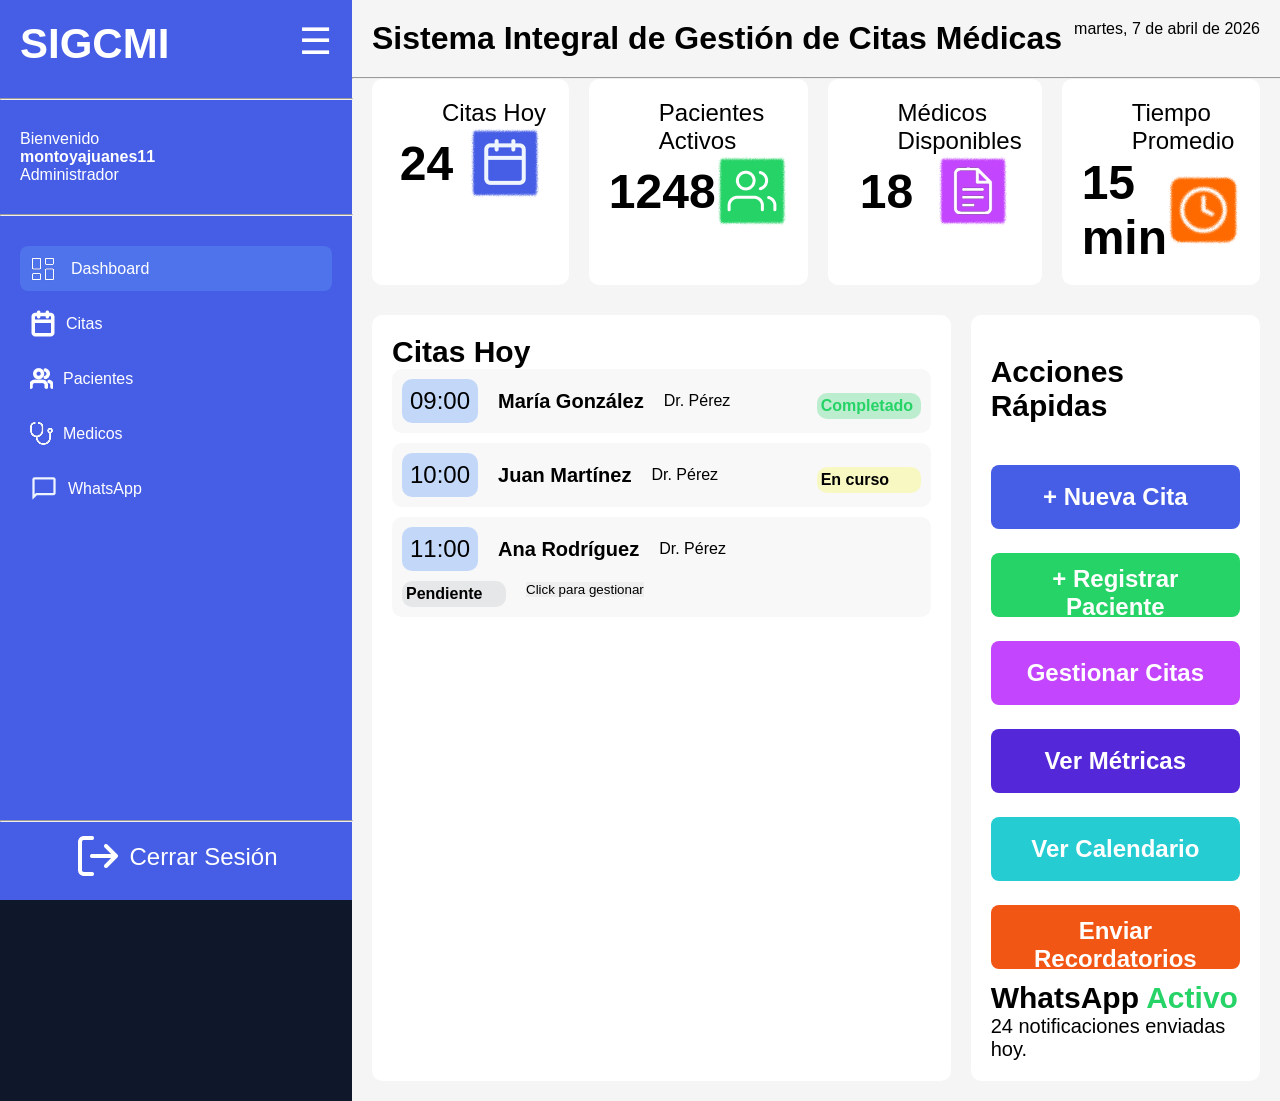
<file: frontend/admin/dashboardADMIN.html>
<!DOCTYPE html>
<html lang="es">

<head>
    <meta charset="UTF-8">
    <meta name="viewport" content="width=device-width, initial-scale=1.0">
    <title>SIGCMI</title>
    <link rel="stylesheet" href="../styles/dashboardADMIN.css">
</head>

<body>

    <div class="container">

        <!-- ========================SIDEBAR======================== -->
        <aside class="sidebar" id="sidebar" aria-label="Menú lateral de navegación">

            <div class="logo">
                <span class="logo-text">SIGCMI</span>

                <button id="toggleBtn" aria-label="Abrir o cerrar menú">
                    ☰
                </button>
            </div>

            <hr class="line-1" aria-hidden="true">

            <div class="user" aria-label="Información del usuario">
                <p aria-label="Bienvenido">Bienvenido</p>
                <h4>montoyajuanes11</h4>
                <span>Administrador</span>
            </div>

            <hr class="line-2" aria-hidden="true">

            <nav aria-label="Opciones principales">
                <a href="#" class="dashboard preActive nav-link" id="dashboard" aria-label="Ir al Dashboard"
                    data-view="dashboardADMIN">
                    <img alt src="../imgSIGCMI/img/CDCFerriere-removebg-preview (1) 36.png" class="ferriere"
                        alt="Icono Dashboard">
                    <div class="nav-item">Dashboard</div>
                </a>

                <a href="#" class="nav-link" id="appointmentsDash" aria-label="Ir a Citas"
                    data-view="appointmentsADMIN">
                    <img src="../imgSIGCMI/img/Calendar.png" alt="Icono Citas">
                    <div class="nav-item">Citas</div>
                </a>

                <a href="#" class="nav-link" id="pacientsDashboard" aria-label="Ir a Pacientes"
                    data-view="pacientsADMIN">
                    <img src="../imgSIGCMI/img/Users.png" alt="Icono Pacientes">
                    <div class="nav-item">Pacientes</div>
                </a>

                <a href="#" class="nav-link" id="doctorsDashboard" aria-label="Ir a Médicos" data-view="medicsADMIN">
                    <img src="../imgSIGCMI/img/image_86.png" alt="Icono Médicos">
                    <div class="nav-item">Medicos</div>
                </a>

                <a href="#" aria-label="Ir a WhatsApp" class="nav-link" data-view="whatsappADMIN">
                    <img src="../imgSIGCMI/img/chat_bubble.png" alt="Icono WhatsApp">
                    <div class="nav-item">WhatsApp</div>
                </a>
            </nav>

            <hr class="line-3" aria-hidden="true">

            <div class="logout" role="button" tabindex="0" aria-label="Cerrar sesión">
                <img src="../imgSIGCMI/img/Logout.png" class="log-out" alt="Icono cerrar sesión">
                <span class="sesionlogout">Cerrar Sesión</span>
            </div>
        </aside>

        <!-- ========================MAIN======================== -->
        <main class="main">
            <header class="header">
                <h1 aria-label="Sistema Integral de Gestión de Citas Médicas ">Sistema Integral de Gestión de Citas
                    Médicas</h1>
                <span aria-label="martes, 7 de abril de 2026">martes, 7 de abril de 2026</span>
            </header>
            <hr>
            <section id="dashboardADMIN" class="view active">


                <!-- ========================CARDS======================== -->
                <section class="cards">
                    <div class="card">
                        <p aria-label="Cistas de Hoy">Citas Hoy</p>
                        <div>
                            <h2>24</h2>
                            <img src="../imgSIGCMI/img/blueCalendar.png" alt="Imagen de Calendario">
                        </div>
                    </div>
                    <div class="card">
                        <p aria-label="Pacientes Activos">Pacientes Activos</p>
                        <div>
                            <h2>1248</h2>
                            <img src="../imgSIGCMI/img/usderGreen.png" alt="Imagen de Pacientes Activos">
                        </div>
                    </div>
                    <div class="card">
                        <p>Médicos Disponibles</p>
                        <div>
                            <h2>18</h2>
                            <img src="../imgSIGCMI/img/historyUser.png" alt="Imagen de Historias de Usuario">
                        </div>
                    </div>
                    <div class="card">
                        <p>Tiempo Promedio</p>
                        <div>
                            <h2>15 min</h2>
                            <img src="../imgSIGCMI/img/clockUserADMIN.png" alt="Imagen de timpo promedio de consulta">
                        </div>
                    </div>
                </section>

                <!-- CONTENIDO -->
                <section class="content">

                    <!-- ========================APPOINMENTS======================== -->
                    <div class="appointments">
                        <h3>Citas Hoy</h3>

                        <div class="appointment">
                            <div class="left">
                                <span class="hour">09:00</span>
                                <h4>María González</h4>
                                <p><span>Dr.</span> Pérez</p>
                            </div>

                            <div class="right">
                                <span class="state greenState">Completado</span>
                            </div>
                        </div>

                        <div class="appointment">
                            <div class="left">
                                <span class="hour">10:00</span>
                                <h4>Juan Martínez</h4>
                                <p><span>Dr.</span> Pérez</p>
                            </div>
                            <div class="right">
                                <span class="state yellowState">En curso</span>
                            </div>
                        </div>

                        <div class="appointment">
                            <div class="left">
                                <span class="hour">11:00</span>
                                <h4>Ana Rodríguez</h4>
                                <p><span>Dr.</span> Pérez</p>
                            </div>
                            <div class="right">
                                <span class="state greyState">Pendiente</span>
                                <button class="btnManageAppointment" onclick="openModal()">Click para gestionar</button>
                            </div>
                        </div>

                    </div>

                    <!-- ========================ACTIONS======================== -->
                    <div class="actions">
                        <h3>Acciones Rápidas</h3>
                        <button class="btnActions btnActionBlue" id="openModalSheduleA"
                            data-open-modal="modalSheduleA">+ Nueva Cita</button>
                        <button class="btnActions btnActionGreen">+ Registrar Paciente</button>
                        <button class="btnActions btnActionPurple">Gestionar Citas</button>
                        <button class="btnActions btnActionDark">Ver Métricas</button>
                        <button class="btnActions btnActionCyan">Ver Calendario</button>
                        <button class="btnActions btnActionOrange">Enviar Recordatorios</button>
                        <div class="whatsAppNoti">
                            <h2>WhatsApp <span>Activo</span></h2>
                            <p><span>24 </span>notificaciones enviadas hoy.</p>
                        </div>
                    </div>

                </section>




            </section>

            <!-- =================================MODAL MANAGE APPOINMENT================================= -->
            <div class="modal" id="modal">

                <!-- Modal container -->
                <div class="modal-content">

                    <!-- HEADER -->
                    <div class="modal-header">
                        <h2>Gestionar Cita</h2>
                        <span class="close" id="closeModal">X</span>
                    </div>

                    <!-- BODY -->
                    <div class="modal-body">

                        <div class="row">
                            <span>Paciente:</span>
                            <strong>Ana Rodríguez</strong>
                        </div>

                        <div class="row">
                            <span>Médico:</span>
                            <strong>Dr. Pérez</strong>
                        </div>

                        <div class="row">
                            <span>Hora:</span>
                            <strong>09:00</strong>
                        </div>



                        <!-- BUTTONS -->
                        <button type="button" class="btn btn-blue" onclick="openRepro()">Reprogramar Cita</button>
                        <button class="btn btn-red btnCancel btnEstado" id="btnCancel">Cancelar Cita</button>

                    </div>
                </div>
            </div>

            <!-- MODAL REPROGRAMING -->
            <div class="modal" id="modalRepro">

                <div class="modal-content">

                    <!-- HEADER -->
                    <div class="modal-header">
                        <h2>Reprogramar Cita</h2>
                        <span class="close" id="closeRepro">X</span>
                    </div>

                    <!-- BODY -->
                    <div class="modal-body">

                        <div class="row">
                            <span>Paciente:</span>
                            <strong>María González</strong>
                        </div>

                        <div class="row">
                            <span>Médico:</span>
                            <strong>Dr. Pérez</strong>
                        </div>

                        <div class="row">
                            <span>Hora:</span>
                            <strong>09:00</strong>
                        </div>



                        <!-- INPUT DATE -->
                        <label class="dateRepro">Nueva Fecha*</label>
                        <input type="date" id="dateRepro" class="input" required>

                        <!-- INPUT HOUR -->
                        <label class="timeRepro">Nueva Hora*</label>
                        <input type="time" id="timeRepro" class="input" required>

                        <!-- BUTTONS -->
                        <div class="btn-group">
                            <button class="btn btn-blue" onclick="saveChanges()">Guardar Cambios</button>
                            <button class="btn btn-gray" id="cancelRepro">Cancelar</button>
                        </div>

                    </div>
                </div>
            </div>

            <!--SHOW MESSAGE SAVE WITH EXIT-->
            <div id="mesaggeSaveChanges" class="mesaggeSaveChanges">Cambios guardados con éxito.</div>

            <!--It displays an error if the date and time inputs are empty. -->
            <p id="errorMessageRepro" class="errorMessageRepro"></p>


            <!--MODAL SHEDULE APPOINMENT-->
            <div id="modalSheduleA" class="modalSheduleA">
                <div class="modalSheduleA-content">

                    <div class="modalSheduleA-header">
                        <h2>Nueva Cita</h2>
                        <span data-close-modal="modalSheduleA">X</span>
                    </div>
                    <hr class="lineModalSheduleA">
                    <form id="formCita">

                        <label class="data">Paciente:</label>
                        <select id="pacienteModalSheduleA" required>
                            <option value="">Seleccionar</option>
                            <option>Juan</option>
                            <option>Maria</option>
                        </select>

                        <label class="data">Médico:</label required>
                        <select id="medicoModalSheduleA">
                            <option value="">Seleccionar</option>
                            <option>Dr. Perez</option>
                            <option>Dr. Lopez</option>
                        </select>

                        <label class="data">Fecha:</label>
                        <input type="date" id="dateModalSheduleA">

                        <label class="data">Hora:</label>
                        <select id="timeModalSheduleA" required>
                            <option value="">Seleccionar</option>
                            <option>08:00</option>
                            <option>09:00</option>
                        </select>

                        <label class="data">Motivo de consulta:</label>
                        <textarea id="reasonModalSheduleA" placeholder="Ej: Consulta..."></textarea>

                        <div class="buttonsModalSheduleA">
                            <div>
                                <button type="submit" class="createModalSheduleA" id="createModalSheduleA">Crear
                                    Cita</button>
                            </div>
                            <div>
                                <button type="button" class="cancelModalSheduleA" id="cancelModalSheduleA"
                                    data-close-modal="modalSheduleA">Cancelar</button>
                            </div>
                        </div>

                    </form>
                </div>
            </div>

            <!-- MESSAGE SHEDULE APPOINMENT CONFIRMATION -->
            <div id="messageModalSheduleA" class="messageModalSheduleA"></div>

            <!--DASHBOARD ADMIN QUOTES SECTION -->

            <!-- CONTENT -->
            <section id="appointmentsADMIN" class="view ">



                <div class="containerDos">
                    <div class="containerDosHeader">
                        <h2>Gestión de Citas</h2>
                        <button class="btn-primary" id="btnSectionApp" data-open-modal="modalSheduleA">+ Nueva
                            cita</button>
                    </div>

                    <!-- FILTERS -->
                    <div class="filters">

                        <div class="filter">
                            <label>Fecha</label>
                            <input type="date" value="2026-04-10">
                        </div>

                        <div class="filter">
                            <label>Médico</label>
                            <select>
                                <option>Todos</option>
                            </select>
                        </div>

                        <div class="filter">
                            <label>Estado</label>
                            <select>
                                <option>Todos</option>
                                <option>Cancelado</option>
                                <option>Completado</option>
                                <option>Pendiente</option>
                                <option>En curso</option>
                            </select>
                        </div>

                        <div class="filter">
                            <label>Buscar</label>
                            <input type="text" placeholder="Buscar Paciente">
                        </div>

                    </div>

                    <div class="tableContainer">

                        <table class="table">
                            <thead>
                                <tr>
                                    <th>ID</th>
                                    <th>Hora</th>
                                    <th>Paciente</th>
                                    <th>Médico</th>
                                    <th>Especialidad</th>
                                    <th>Motivo</th>
                                    <th>Estado</th>
                                    <th>Acciones</th>
                                </tr>
                            </thead>

                            <tbody>
                                <tr>
                                    <td>APT-001</td>
                                    <td>09:00</td>
                                    <td>María González Pérez</td>
                                    <td>Dr. Carlos Pérez</td>
                                    <td><span class="badge">Medicina General</span></td>
                                    <td>Consulta de rutina y chequeo general</td>
                                    <td class="newStated"><span class="status completado">Completada</span></td>
                                    <td class="actions">
                                        <button class="btnEstado action viewTableContainer open-modal">Ver</button>
                                        <button class="btnEstado action completeTableContainer">Completar</button>
                                        <button class="btnEstado action cancelTableContainer"
                                            id="btnCancelTable">Cancelar</button>
                                    </td>
                                </tr>
                            </tbody>

                        </table>

                    </div>
                </div>
            </section>

            <!--DASHBOARD ADMIN PACIENTS SECTION -->
            <section id="pacientsADMIN" class="view">

                <div class="patients">

                    <div class="patients__header">
                        <h1>Gestión de Pacientes</h1>
                        <p>Administra el registro de pacientes del centro</p>
                    </div>

                    <div class="patientCardHeader">

                        <button id="btnNewPatient">+ Nuevo Médico</button>
                    </div>


                    <div class="patients__card" id="patientCard">

                        <form class="patients__form" id="formPaciente">
                            <h2>Registrar Personal</h2>
                            <!-- INFORMACIÓN PERSONAL -->
                            <h3>Información Personal</h3>
                            <hr class="lineFormGrid">

                            <div class="form-grid">
                                <div class="form-group">
                                    <label>Nombres*</label>
                                    <input type="text" name="nombres" required>
                                </div>

                                <div class="form-group">
                                    <label>Apellidos*</label>
                                    <input type="text" name="apellidos" required>
                                </div>

                                <div class="form-group">
                                    <label>Fecha de nacimiento*</label>
                                    <input type="date" name="fecha" required>
                                </div>

                                <div class="form-group">
                                    <label>Género*</label>
                                    <select name="genero" required>
                                        <option value="">Seleccionar</option>
                                        <option value="masculino">Masculino</option>
                                        <option value="femenino">Femenino</option>
                                    </select>
                                </div>
                            </div>

                            <!-- DOCUMENTO -->
                            <h3>Documento de Identidad</h3>
                            <hr class="lineFormGrid">

                            <div class="form-grid">
                                <div class="form-group">
                                    <label>Tipo de Documento*</label>
                                    <select name="tipoDocumento" required>
                                        <option value="">Seleccionar</option>
                                        <option value="RC">Registro Civil</option>
                                        <option value="TI">Tarjeta de Identidad</option>
                                        <option value="CC">Cédula</option>
                                        <option value="CE">Cédula Extranjería</option>
                                        <option value="PP">Pasaporte</option>
                                    </select>
                                </div>

                                <div class="form-group">
                                    <label>Número de Documento*</label>
                                    <input type="text" name="documento" required>
                                </div>
                            </div>

                            <!-- CONTACTO -->
                            <h3>Información de Contacto</h3>
                            <hr class="lineFormGrid">

                            <div class="form-grid">
                                <div class="form-group">
                                    <label>Correo*</label>
                                    <input type="email" name="correo" required>
                                </div>

                                <div class="form-group">
                                    <label>Teléfono*</label>
                                    <input type="text" name="telefono" required>
                                </div>

                                <div class="form-group">
                                    <label>Departamento*</label>
                                    <select id="departamento" name="departamento" required>
                                        <option value="">Seleccionar</option>
                                    </select>
                                </div>

                                <div class="form-group">
                                    <label>Ciudad*</label>
                                    <select id="ciudad" name="ciudad" required>
                                        <option value="">Seleccionar</option>
                                    </select>
                                </div>

                                <div class="form-group">
                                    <label>Dirección*</label>
                                    <input type="text" name="direccion" required>
                                </div>
                            </div>

                            <!-- MÉDICA -->
                            <h3>Información Médica</h3>
                            <hr class="lineFormGrid">

                            <div class="form-grid">
                                <div class="form-group">
                                    <label>Tipo de sangre*</label>
                                    <select name="sangre" required>
                                        <option value="">Seleccionar</option>
                                        <option value="O+">O+</option>
                                        <option value="O-">O-</option>
                                        <option value="A+">A+</option>
                                        <option value="A-">A-</option>
                                        <option value="B+">B+</option>
                                        <option value="B-">B-</option>
                                        <option value="AB+">AB+</option>
                                        <option value="AB-">AB-</option>
                                    </select>
                                </div>

                                <div class="form-group">
                                    <label>Alergias</label>
                                    <input type="text" name="alergias">
                                </div>

                                <div class="form-group">
                                    <label>Condición médica</label>
                                    <input type="text" name="condicion">
                                </div>
                            </div>

                            <!-- EMERGENCIA -->
                            <h3>Contacto de Emergencia</h3>
                            <hr class="lineFormGrid">

                            <div class="form-grid">
                                <div class="form-group">
                                    <label>Nombres</label>
                                    <input type="text" name="emergenciaNombre">
                                </div>

                                <div class="form-group">
                                    <label>Teléfono</label>
                                    <input type="tel" name="emergenciaTelefono">
                                </div>
                            </div>

                            <!-- SEGURIDAD -->
                            <h3>Seguridad</h3>
                            <hr class="lineFormGrid">

                            <div class="form-grid">
                                <div class="form-group full">
                                    <label>Contraseña*</label>
                                    <input type="password" name="password" required minlength="6">
                                </div>
                            </div>

                            <!-- BOTONES -->
                            <div class="form-actions">
                                <button type="submit" id="btnGuardar" class="btn-primary" disabled>
                                    Guardar Cambios
                                </button>

                                <button type="button" class="btn-secondary" id="btnCancelar">
                                    Cancelar
                                </button>
                            </div>

                        </form>
                    </div>

                    <div id="mensajeGlobal"></div>


                    <div class="patients-module">

                        <!--  SHEARCH -->
                        <div class="search-container">
                            <label for="search" class="sr-only">Buscar pacientes</label>
                            <input type="text" id="search"
                                placeholder="Buscar por nombre, documento, teléfono, email, ciudad"
                                aria-label="Buscar pacientes por nombre, documento, teléfono, correo o ciudad">
                        </div>

                        <!--  CARS-->
                        <div class="cards-container" aria-label="Lista de pacientes">

                            <!-- CARD -->
                            <div class="cardPacients" role="article" aria-labelledby="paciente-1">

                                <div class="card-header">
                                    <div class="header-left">
                                        <div class="avatar" aria-hidden="true">👤</div>
                                        <div>
                                            <h2 id="paciente-1">María Gonzáles Pérez</h2>
                                        </div>
                                    </div>

                                    <span class="badge" aria-label="Tipo de sangre O positivo">O+</span>
                                </div>

                                <ul class="info-list">
                                    <li><img src="../imgSIGCMI/img/iconUser.png" alt="Icono de Usuario"> Femenino, 35
                                        años</li>
                                    <li><img src="../imgSIGCMI/img/creditCard.png" alt="Icono de Usuario"> 123456789
                                    </li>
                                    <li><img src="../imgSIGCMI/img/phone.png" alt="Icono de Usuario"> 300 123 4567</li>
                                    <li><img src="../imgSIGCMI/img/mail.png" alt="Icono de Usuario" class="iconEmail">
                                        maria.gonzales@email.com</li>
                                    <li><img src="../imgSIGCMI/img/location.png" alt="Icono de Usuario"> Medellín,
                                        Antioquia</li>
                                </ul>

                                <div class="status green" aria-label="Última visita y total de citas">
                                    <p>Última visita: 08 abr 2026</p>
                                    <p>Total de citas: 5</p>
                                </div>

                                <div class="status blue" aria-label="Próxima cita">
                                    <p>Próxima cita: 15 abr 2026 11:00</p>
                                </div>

                                <div class="actionsModulePacients">
                                    <button class="btnModulPacients primary" aria-label="Ver historial del paciente"
                                        onclick="openPatientHistory()">Historial</button>
                                    <button class="btnModulPacients outline"
                                        aria-label="Editar paciente">Editar</button>
                                </div>

                            </div>

                            <!-- CARD -->
                            <div class="cardPacients" role="article" aria-labelledby="paciente-1">

                                <div class="card-header">
                                    <div class="header-left">
                                        <div class="avatar" aria-hidden="true">👤</div>
                                        <div>
                                            <h2 id="paciente-1">María Gonzáles Pérez</h2>
                                        </div>
                                    </div>

                                    <span class="badge" aria-label="Tipo de sangre O positivo">O+</span>
                                </div>

                                <ul class="info-list">
                                    <li><img src="../imgSIGCMI/img/iconUser.png" alt="Icono de Usuario"> Femenino, 35
                                        años</li>
                                    <li><img src="../imgSIGCMI/img/creditCard.png" alt="Icono de Usuario"> 123456789
                                    </li>
                                    <li><img src="../imgSIGCMI/img/phone.png" alt="Icono de Usuario"> 300 123 4567</li>
                                    <li><img src="../imgSIGCMI/img/mail.png" alt="Icono de Usuario" class="iconEmail">
                                        maria.gonzales@email.com</li>
                                    <li><img src="../imgSIGCMI/img/location.png" alt="Icono de Usuario"> Medellín,
                                        Antioquia</li>
                                </ul>

                                <div class="status green" aria-label="Última visita y total de citas">
                                    <p>Última visita: 08 abr 2026</p>
                                    <p>Total de citas: 5</p>
                                </div>

                                <div class="status blue" aria-label="Próxima cita">
                                    <p>Próxima cita: 15 abr 2026 11:00</p>
                                </div>

                                <div class="actionsModulePacients">
                                    <button class="btnModulPacients primary" aria-label="Ver historial del paciente"
                                        onclick="openPatientHistory()">Historial</button>
                                    <button class="btnModulPacients outline"
                                        aria-label="Editar paciente">Editar</button>
                                </div>

                            </div>

                            <!-- CARD -->
                            <div class="cardPacients" role="article" aria-labelledby="paciente-1">

                                <div class="card-header">
                                    <div class="header-left">
                                        <div class="avatar" aria-hidden="true">👤</div>
                                        <div>
                                            <h2 id="paciente-1">María Gonzáles Pérez</h2>
                                        </div>
                                    </div>

                                    <span class="badge" aria-label="Tipo de sangre O positivo">O+</span>
                                </div>

                                <ul class="info-list">
                                    <li><img src="../imgSIGCMI/img/iconUser.png" alt="Icono de Usuario"> Femenino, 35
                                        años</li>
                                    <li><img src="../imgSIGCMI/img/creditCard.png" alt="Icono de Usuario"> 123456789
                                    </li>
                                    <li><img src="../imgSIGCMI/img/phone.png" alt="Icono de Usuario"> 300 123 4567</li>
                                    <li><img src="../imgSIGCMI/img/mail.png" alt="Icono de Usuario" class="iconEmail">
                                        maria.gonzales@email.com</li>
                                    <li><img src="../imgSIGCMI/img/location.png" alt="Icono de Usuario"> Medellín,
                                        Antioquia</li>
                                </ul>

                                <div class="status green" aria-label="Última visita y total de citas">
                                    <p>Última visita: 08 abr 2026</p>
                                    <p>Total de citas: 5</p>
                                </div>

                                <div class="status blue" aria-label="Próxima cita">
                                    <p>Próxima cita: 15 abr 2026 11:00</p>
                                </div>

                                <div class="actionsModulePacients">
                                    <button class="btnModulPacients primary" aria-label="Ver historial del paciente"
                                        onclick="openPatientHistory()">Historial</button>
                                    <button class="btnModulPacients outline"
                                        aria-label="Editar paciente">Editar</button>
                                </div>

                            </div>

                            <!-- CARD -->
                            <div class="cardPacients" role="article" aria-labelledby="paciente-1">

                                <div class="card-header">
                                    <div class="header-left">
                                        <div class="avatar" aria-hidden="true">👤</div>
                                        <div>
                                            <h2 id="paciente-1">María Gonzáles Pérez</h2>
                                        </div>
                                    </div>

                                    <span class="badge" aria-label="Tipo de sangre O positivo">O+</span>
                                </div>

                                <ul class="info-list">
                                    <li><img src="../imgSIGCMI/img/iconUser.png" alt="Icono de Usuario"> Femenino, 35
                                        años</li>
                                    <li><img src="../imgSIGCMI/img/creditCard.png" alt="Icono de Usuario"> 123456789
                                    </li>
                                    <li><img src="../imgSIGCMI/img/phone.png" alt="Icono de Usuario"> 300 123 4567</li>
                                    <li><img src="../imgSIGCMI/img/mail.png" alt="Icono de Usuario" class="iconEmail">
                                        maria.gonzales@email.com</li>
                                    <li><img src="../imgSIGCMI/img/location.png" alt="Icono de Usuario"> Medellín,
                                        Antioquia</li>
                                </ul>

                                <div class="status green" aria-label="Última visita y total de citas">
                                    <p>Última visita: 08 abr 2026</p>
                                    <p>Total de citas: 5</p>
                                </div>

                                <div class="status blue" aria-label="Próxima cita">
                                    <p>Próxima cita: 15 abr 2026 11:00</p>
                                </div>

                                <div class="actionsModulePacients">
                                    <button class="btnModulPacients primary" aria-label="Ver historial del paciente"
                                        onclick="openPatientHistory()">Historial</button>
                                    <button class="btnModulPacients outline"
                                        aria-label="Editar paciente">Editar</button>
                                </div>

                            </div>

                            <!-- CARD -->
                            <div class="cardPacients" role="article" aria-labelledby="paciente-1">

                                <div class="card-header">
                                    <div class="header-left">
                                        <div class="avatar" aria-hidden="true">👤</div>
                                        <div>
                                            <h2 id="paciente-1">María Gonzáles Pérez</h2>
                                        </div>
                                    </div>

                                    <span class="badge" aria-label="Tipo de sangre O positivo">O+</span>
                                </div>

                                <ul class="info-list">
                                    <li><img src="../imgSIGCMI/img/iconUser.png" alt="Icono de Usuario"> Femenino, 35
                                        años</li>
                                    <li><img src="../imgSIGCMI/img/creditCard.png" alt="Icono de Usuario"> 123456789
                                    </li>
                                    <li><img src="../imgSIGCMI/img/phone.png" alt="Icono de Usuario"> 300 123 4567</li>
                                    <li><img src="../imgSIGCMI/img/mail.png" alt="Icono de Usuario" class="iconEmail">
                                        maria.gonzales@email.com</li>
                                    <li><img src="../imgSIGCMI/img/location.png" alt="Icono de Usuario"> Medellín,
                                        Antioquia</li>
                                </ul>

                                <div class="status green" aria-label="Última visita y total de citas">
                                    <p>Última visita: 08 abr 2026</p>
                                    <p>Total de citas: 5</p>
                                </div>

                                <div class="status blue" aria-label="Próxima cita">
                                    <p>Próxima cita: 15 abr 2026 11:00</p>
                                </div>

                                <div class="actionsModulePacients">
                                    <button class="btnModulPacients primary" aria-label="Ver historial del paciente"
                                        onclick="openPatientHistory()">Historial</button>
                                    <button class="btnModulPacients outline"
                                        aria-label="Editar paciente">Editar</button>
                                </div>

                            </div>

                            <!-- CARD -->
                            <div class="cardPacients" role="article" aria-labelledby="paciente-1">

                                <div class="card-header">
                                    <div class="header-left">
                                        <div class="avatar" aria-hidden="true">👤</div>
                                        <div>
                                            <h2 id="paciente-1">María Gonzáles Pérez</h2>
                                        </div>
                                    </div>

                                    <span class="badge" aria-label="Tipo de sangre O positivo">O+</span>
                                </div>

                                <ul class="info-list">
                                    <li><img src="../imgSIGCMI/img/iconUser.png" alt="Icono de Usuario"> Femenino, 35
                                        años</li>
                                    <li><img src="../imgSIGCMI/img/creditCard.png" alt="Icono de Usuario"> 123456789
                                    </li>
                                    <li><img src="../imgSIGCMI/img/phone.png" alt="Icono de Usuario"> 300 123 4567</li>
                                    <li><img src="../imgSIGCMI/img/mail.png" alt="Icono de Usuario" class="iconEmail">
                                        maria.gonzales@email.com</li>
                                    <li><img src="../imgSIGCMI/img/location.png" alt="Icono de Usuario"> Medellín,
                                        Antioquia</li>
                                </ul>

                                <div class="status green" aria-label="Última visita y total de citas">
                                    <p>Última visita: 08 abr 2026</p>
                                    <p>Total de citas: 5</p>
                                </div>

                                <div class="status blue" aria-label="Próxima cita">
                                    <p>Próxima cita: 15 abr 2026 11:00</p>
                                </div>

                                <div class="actionsModulePacients">
                                    <button class="btnModulPacients primary" aria-label="Ver historial del paciente"
                                        onclick="openPatientHistory()">Historial</button>
                                    <button class="btnModulPacients outline"
                                        aria-label="Editar paciente">Editar</button>
                                </div>

                            </div>


                        </div>

                    </div>
                </div>
            </section>


            <!-- ==================== PATIENT HISTORY MODAL ==================== -->
            <div id="medicsHistoryModal" class="modalHistory">

                <div class="modalHistory-content">

                    <!-- HEADER -->
                    <div class="modalHistory-header">
                        <h2 id="patientNameTitle">Historial de María González Pérez</h2>
                        <span id="closePatientHistoryModal">✖</span>
                    </div>

                    <!-- PATIENT INFO -->
                    <div class="patient-info">

                        <div class="info-header">
                            <span class="icon">👤</span>
                            <h3>Información del Paciente</h3>
                        </div>

                        <div class="info-grid">
                            <div class="info-box">
                                <span>EMAIL</span>
                                <p id="patientEmail">pacient@gmail.com</p>
                            </div>

                            <div class="info-box">
                                <span>PHONE</span>
                                <p id="patientPhone">300 123 4567</p>
                            </div>

                            <div class="info-box">
                                <span>AGE</span>
                                <p id="patientAge">35 años</p>
                            </div>

                            <div class="info-box">
                                <span>GENDER</span>
                                <p id="patientGender">Femenino</p>
                            </div>

                            <div class="info-box">
                                <span>BLOOD TYPE</span>
                                <p id="patientBlood">O+</p>
                            </div>

                            <div class="info-box">
                                <span>CITY</span>
                                <p id="patientCity">Medellín</p>
                            </div>
                        </div>

                        <!-- ALERT -->
                        <div class="alert-box">
                            <strong>ALERGIAS IMPORTANTES</strong>
                            <p id="patientAllergy">Polen</p>
                        </div>

                    </div>

                    <!-- MEDICAL HISTORY -->
                    <div class="medical-history">

                        <div class="history-header">
                            <h3>Historial Médico Detallado</h3>
                            <span class="badgeHistoryModal">1 Registro</span>
                        </div>

                        <div class="history-item">

                            <!-- DATE -->
                            <div class="history-date">
                                <span><img src="../imgSIGCMI/img/iconCalendar.png" alt=""></span>
                                <div>
                                    <p id="historyDate">10 de Abril de 2026</p>
                                    <small>MR-001</small>

                                </div>
                            </div>
                            <div class="lineModalMD">
                                <hr class="line-4">

                            </div>
                            <!-- DIAGNOSIS -->
                            <div class="history-box diagnosis">

                                <div>
                                    <div class="diagnosisTransparent">
                                        <strong>DIAGNOSTICO</strong>
                                        <p id="diagnosisText">Gripe común con síntomas de congestión nasal y fiebre leve
                                        </p>
                                    </div>
                                </div>
                            </div>

                            <!-- TREATMENT -->
                            <div class="history-box treatment">
                                <div>
                                    <div class="treatmentTransparent">

                                        <strong>TRATAMIENTO</strong>
                                        <p id="treatmentText">Gripe común con síntomas de congestión nasal y fiebre leve
                                        </p>
                                    </div>
                                </div>
                            </div>

                            <!-- PRESCRIPTION -->
                            <div class="history-box prescription">
                                <div>
                                    <div class="prescriptionTransparent">
                                        <strong>PRESCRIPCIÓN</strong>
                                        <p id="prescriptionText">Paciente presentó fiebre de 38.5°C. Se recomienda
                                            seguimiento
                                            en 3 días si los síntomas persisten.</p>
                                    </div>
                                </div>
                            </div>

                            <!-- NOTES -->
                            <div class="history-box notes">
                                <div>
                                    <div class="notesTransparent">
                                        <strong>NOTAS MÉDICAS</strong>
                                        <p id="notesText">Paciente presentó fiebre de 38.5°C. Se recomienda seguimiento
                                            en 3
                                            días si los síntomas persisten.</p>
                                    </div>
                                </div>
                            </div>

                        </div>

                    </div>

                </div>
            </div>

            <section class="view" id="medicsADMIN">

                <div class="actionsMedicADMIN">
                    <h2>Gestión de Médicos</h2>
                    <button class="btn-primary btnMedicsAction">+ Nuevo Médico</button>
                </div>
                <p>Administra el personal médico del centro</p>

                <div class="medicsFormADMIN hidden">

                    <form class="patients__form" id="formMedicsADMIN">
                        <!-- INFORMACIÓN PERSONAL -->
                        <h3>Información Personal</h3>
                        <hr class="lineFormGrid">

                        <div class="form-grid">
                            <div class="form-group">
                                <label>Nombres*</label>
                                <input type="text" name="nombres" required>
                            </div>

                            <div class="form-group">
                                <label>Apellidos*</label>
                                <input type="text" name="apellidos" required>
                            </div>

                            <div class="form-group">
                                <label>Especialidad*</label>
                                <input type="text" name="fecha" required>
                            </div>

                            <div class="form-group">
                                <label>Documento Profesional*</label>
                                <input type="text" name="profesional" id="">
                            </div>

                            <div class="form-group">
                                <label>Teléfono*</label>
                                <input type="tel" name="profesional" id="">
                            </div>

                            <div class="form-group">
                                <label>Correo Electrónico*</label>
                                <input type="email" name="correoElectronico" id="">
                            </div>

                            <div class="form-group">
                                <label>Horario de Atención*</label>
                                <input type="text" name="horarioAtencion" id="">
                            </div>

                            <div class="form-group">
                                <label>Contraseña*</label>
                                <input type="password" name="contraseña" id="">
                            </div>
                        </div>

                    </form>
                </div>

                <div class="cardsMedics">

                    <div class="medicCard">

                        <div class="medicCard-header">
                            <div class="medicCard-icon">🩺</div>

                            <div class="medicCard-info">
                                <h3 class="medicCard-name">Dr. Carlos Pérez Martínez</h3>
                                <span class="medicCard-code">D-001</span>
                            </div>

                            <span class="medicCard-status">Disponible</span>
                        </div>

                        <span class="medicCard-specialty">Medicina General</span>

                        <div class="medicCard-body">
                            <p><strong>Cédula:</strong> CED-12345678</p>
                            <p><strong>Experiencia:</strong> 15 años</p>

                            <p>📞 +52 555 111 2222</p>
                            <p>✉️ carlos.perez@sigcmi.com</p>
                            <p>⏰ Lun-Vie 8:00-16:00</p>
                            <p>👥 8 pacientes hoy</p>
                        </div>

                        <div class="medicCard-appointments">
                            Total de citas atendidas: <strong>145</strong>
                        </div>

                        <div class="medicCard-actions">
                            <button class="medicCard-btnPrimary">Ver Agenda</button>
                            <button class="medicCard-btnOutline">Editar</button>
                        </div>

                    </div>


                    <div class="medicCard">

                        <div class="medicCard-header">
                            <div class="medicCard-icon">🩺</div>

                            <div class="medicCard-info">
                                <h3 class="medicCard-name">Dr. Carlos Pérez Martínez</h3>
                                <span class="medicCard-code">D-001</span>
                            </div>

                            <span class="medicCard-status">Disponible</span>
                        </div>

                        <span class="medicCard-specialty">Medicina General</span>

                        <div class="medicCard-body">
                            <p><strong>Cédula:</strong> CED-12345678</p>
                            <p><strong>Experiencia:</strong> 15 años</p>

                            <p>📞 +52 555 111 2222</p>
                            <p>✉️ carlos.perez@sigcmi.com</p>
                            <p>⏰ Lun-Vie 8:00-16:00</p>
                            <p>👥 8 pacientes hoy</p>
                        </div>

                        <div class="medicCard-appointments">
                            Total de citas atendidas: <strong>145</strong>
                        </div>

                        <div class="medicCard-actions">
                            <button class="medicCard-btnPrimary">Ver Agenda</button>
                            <button class="medicCard-btnOutline">Editar</button>
                        </div>

                    </div>


                    <div class="medicCard">

                        <div class="medicCard-header">
                            <div class="medicCard-icon">🩺</div>

                            <div class="medicCard-info">
                                <h3 class="medicCard-name">Dr. Carlos Pérez Martínez</h3>
                                <span class="medicCard-code">D-001</span>
                            </div>

                            <span class="medicCard-status">Disponible</span>
                        </div>

                        <span class="medicCard-specialty">Medicina General</span>

                        <div class="medicCard-body">
                            <p><strong>Cédula:</strong> CED-12345678</p>
                            <p><strong>Experiencia:</strong> 15 años</p>

                            <p>📞 +52 555 111 2222</p>
                            <p>✉️ carlos.perez@sigcmi.com</p>
                            <p>⏰ Lun-Vie 8:00-16:00</p>
                            <p>👥 8 pacientes hoy</p>
                        </div>

                        <div class="medicCard-appointments">
                            Total de citas atendidas: <strong>145</strong>
                        </div>

                        <div class="medicCard-actions">
                            <button class="medicCard-btnPrimary">Ver Agenda</button>
                            <button class="medicCard-btnOutline">Editar</button>
                        </div>

                    </div>

                    <div class="medicCard">

                        <div class="medicCard-header">
                            <div class="medicCard-icon">🩺</div>

                            <div class="medicCard-info">
                                <h3 class="medicCard-name">Dr. Carlos Pérez Martínez</h3>
                                <span class="medicCard-code">D-001</span>
                            </div>

                            <span class="medicCard-status">Disponible</span>
                        </div>

                        <span class="medicCard-specialty">Medicina General</span>

                        <div class="medicCard-body">
                            <p><strong>Cédula:</strong> CED-12345678</p>
                            <p><strong>Experiencia:</strong> 15 años</p>

                            <p>📞 +52 555 111 2222</p>
                            <p>✉️ carlos.perez@sigcmi.com</p>
                            <p>⏰ Lun-Vie 8:00-16:00</p>
                            <p>👥 8 pacientes hoy</p>
                        </div>

                        <div class="medicCard-appointments">
                            Total de citas atendidas: <strong>145</strong>
                        </div>

                        <div class="medicCard-actions">
                            <button class="medicCard-btnPrimary">Ver Agenda</button>
                            <button class="medicCard-btnOutline">Editar</button>
                        </div>

                    </div>

                </div>

            </section>

        </main>

    </div>



    <script src="../javascript/dashboardADMIN.js"></script>
</body>

</html>
</file>
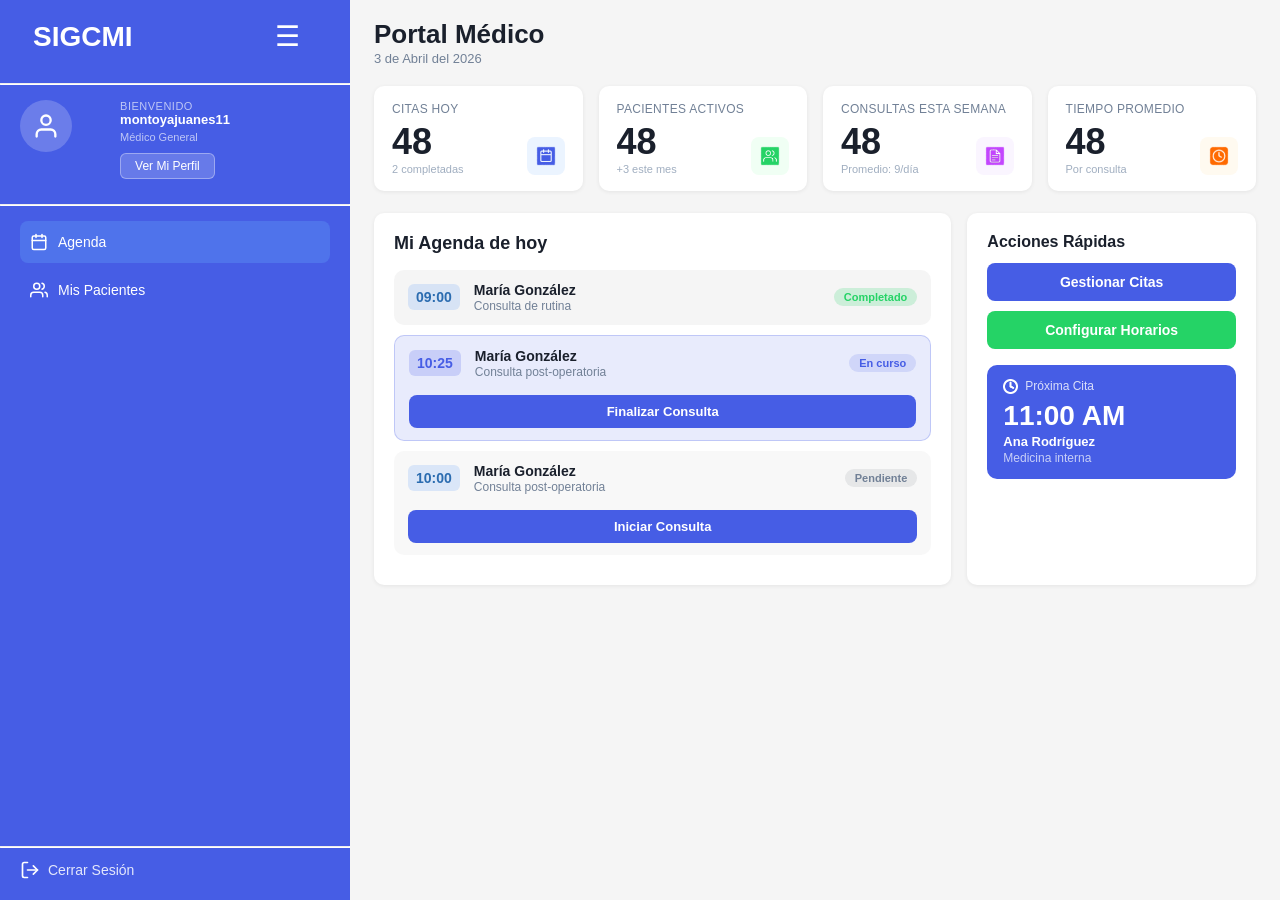
<file: frontend/doctor/dashboardMedical.html>
<!DOCTYPE html>
<html lang="es">

<head>
  <meta charset="UTF-8">
  <meta name="viewport" content="width=device-width, initial-scale=1.0">
  <title>SIGCMI - Portal Médico</title>
  <link rel="stylesheet" href="../styles/dashboardMedical.css">
</head>

<body>

  <div class="container">

    <!-- SIDEBAR -->
    <aside class="sidebar" id="sidebar">

      <div class="logo">
        <span class="logo-text">SIGCMI</span>
        <button id="toggleBtn" onclick="toggleSidebar()" aria-label="Abrir o cerrar menú">☰</button>
      </div>

      <hr class="line-1">

      <div class="user">
        <div class="avatar">
          <img src="../img/icono-medico-avatar.svg" alt="Avatar médico" class="avatar-img">
        </div>
        <div>
          <p class="bienvenido-txt">Bienvenido</p>
          <h4>montoyajuanes11</h4>
          <span>Médico General</span>
          <button class="btn-ver-perfil" onclick="alert('Ir a: Mi Perfil')">Ver Mi Perfil</button>
        </div>
      </div>

      <hr class="line-2">

      <nav>
        <a href="#" class="nav-link preActive" onclick="cambiarVista(event,'agendaView',this)">
          <img src="../img/icono-agenda.svg" alt="Agenda">
          <div class="nav-item">Agenda</div>
        </a>
        <a href="#" class="nav-link" onclick="cambiarVista(event,'pacientesView',this)">
          <img src="../img/icono-pacientes.svg" alt="Mis Pacientes">
          <div class="nav-item">Mis Pacientes</div>
        </a>
      </nav>

      <hr class="line-3">

      <div class="logout" onclick="cerrarSesion()">
        <img src="../img/icono-salir.svg" class="log-out" alt="Cerrar sesión">
        <span class="sesionlogout">Cerrar Sesión</span>
      </div>

    </aside>

    <!-- MAIN -->
    <main class="main" id="mainContent">

      <!-- VISTA: AGENDA -->
      <section id="agendaView" class="view active">

        <header class="header">
          <div>
            <h1>Portal Médico</h1>
            <span class="fecha-header">3 de Abril del 2026</span>
          </div>
        </header>

        <section class="cards">
          <div class="card">
            <p>Citas Hoy</p>
            <div class="card-body">
              <div class="card-left">
                <h2>48</h2><span class="card-sub">2 completadas</span>
              </div>
              <div class="card-icon icono-azul"><img src="../img/blueCalendar.png" alt="Citas"></div>
            </div>
          </div>
          <div class="card">
            <p>Pacientes Activos</p>
            <div class="card-body">
              <div class="card-left">
                <h2>48</h2><span class="card-sub">+3 este mes</span>
              </div>
              <div class="card-icon icono-verde"><img src="../img/usderGreen.png" alt="Pacientes"></div>
            </div>
          </div>
          <div class="card">
            <p>Consultas Esta Semana</p>
            <div class="card-body">
              <div class="card-left">
                <h2>48</h2><span class="card-sub">Promedio: 9/día</span>
              </div>
              <div class="card-icon icono-morado"><img src="../img/historyUser.png" alt="Consultas"></div>
            </div>
          </div>
          <div class="card">
            <p>Tiempo Promedio</p>
            <div class="card-body">
              <div class="card-left">
                <h2>48</h2><span class="card-sub">Por consulta</span>
              </div>
              <div class="card-icon icono-naranja"><img src="../img/clockUserADMIN.png" alt="Tiempo"></div>
            </div>
          </div>
        </section>

        <section class="content">

          <!-- AGENDA DEL DÍA -->
          <div class="appointments">
            <h3>Mi Agenda de hoy</h3>

            <!-- Cita 1: Completada -->
            <div class="appointment estado-completada">
              <div class="left">
                <span class="hour">09:00</span>
                <div>
                  <h4>María González</h4>
                  <p>Consulta de rutina</p>
                </div>
              </div>
              <div class="right">
                <span class="state greenState">Completado</span>
              </div>
            </div>

            <!-- Cita 2: En curso -->
            <div class="appointment estado-encurso" id="cita2">
              <div class="left">
                <span class="hour hour-encurso">10:25</span>
                <div>
                  <h4>María González</h4>
                  <p>Consulta post-operatoria</p>
                </div>
              </div>
              <div class="right">
                <span class="state yellowState">En curso</span>
              </div>
              <div class="btn-full-row">
                <button class="btn-consulta btn-finalizar" onclick="finalizarConsulta('cita2')">Finalizar
                  Consulta</button>
              </div>
            </div>

            <!-- Cita 3: Pendiente -->
            <div class="appointment estado-pendiente" id="cita3">
              <div class="left">
                <span class="hour">10:00</span>
                <div>
                  <h4>María González</h4>
                  <p>Consulta post-operatoria</p>
                </div>
              </div>
              <div class="right">
                <span class="state greyState">Pendiente</span>
              </div>
              <div class="btn-full-row">
                <button class="btn-consulta btn-iniciar" onclick="iniciarConsulta('cita3')">Iniciar Consulta</button>
              </div>
            </div>

          </div>

          <!-- ACCIONES RÁPIDAS -->
          <div class="actions">
            <h3>Acciones Rápidas</h3>
            <button class="btnActions btnActionBlue" onclick="abrirModal()">Gestionar Citas</button>
            <button class="btnActions btnActionGreen" onclick="abrirModalHorarios()">Configurar Horarios</button>

            <div class="proxima-cita">
              <div class="proxima-cita-header">
                <img src="../img/Icon.png" alt="Reloj" class="proxima-icon">
                <span>Próxima Cita</span>
              </div>
              <div class="proxima-hora">11:00 AM</div>
              <div class="proxima-paciente">Ana Rodríguez</div>
              <div class="proxima-motivo">Medicina interna</div>
            </div>
          </div>

        </section>

      </section><!-- fin agendaView -->

      <section id="pacientesView" class="view">

        <header class="header">
          <div>
            <h1>Mis Pacientes</h1>
            <span class="fecha-header">3 de Abril del 2026</span>
          </div>
        </header>

        <div class="pacientes-layout">

          <!-- COLUMNA IZQUIERDA: lista -->
          <div class="pacientes-lista">
            <div class="pacientes-search-box">
              <span class="search-icon">🔍</span>
              <input type="text" placeholder="Buscar paciente..." oninput="filtrarPacientes(this.value)">
            </div>

            <div class="paciente-item activo" onclick="seleccionarPaciente(this)">
              <img src="../img/icono-medico-avatar.svg" alt="">
              <div>
                <h4>María González Pérez</h4>
                <span><img  class="NegroCalen" src="../img/CalendarNegro.png" alt="Imagen Calendario"> 5 citas</span>
                <span><img  class="NegroCalen" src="../img/Google-Docs Negro.png" alt="Imagen archivo"> 3 diagnósticos</span>
              </div>
              <span class="paciente-arrow">›</span>
            </div>

            <div class="paciente-item" onclick="seleccionarPaciente(this)">
              <img class="NegroCalen" src="../img/icono-medico-avatar.svg" alt="">
              <div>
                <h4>María González Pérez</h4>
                <span> <img class="NegroCalen" src="../img/CalendarNegro.png" alt="Imagen Calendario"> 5 citas</span>
                <span><img class="NegroCalen" src="../img/Google-Docs Negro.png" alt=""> 3 diagnósticos</span>
              </div>
              <span class="paciente-arrow">›</span>
            </div>

          </div>

          <!-- COLUMNA DERECHA: detalle -->
          <div class="paciente-detalle">

            <div class="detalle-header">
              <img src="../img/icono-medico-avatar.svg" alt="" class="detalle-avatar">
              <div class="detalle-info">
                <h2>María González Pérez</h2>
                <p>Email: <a href="mailto:sigcmi@gmail.com">sigcmi@gmail.com</a></p>
                <p>Teléfono: 3137482412</p>
              </div>
              <div class="detalle-meta">
                <p>Edad: 35 años</p>
                <p>Última Visita: 9/04/2026</p>
              </div>
            </div>

            <div class="detalle-badges">
              <span class="badge badge-blue"> <img src="../img/CalendarPaciente.png" alt="Imagen Calendario"> Citas: 5</span>
              <span class="badge badge-purple"> <img src="../img/google-docs 2.png" alt="Imagen archivo"> Diagnósticos: 3</span>
            </div>

            <div class="historial">
              <h3>Historial Médico</h3>

              <div class="historial-card">
                <h4>Gripe común con síntomas de congestión nasal:</h4>
                <p class="historial-fecha">9/abr/2026</p>
                <p><strong>Síntomas:</strong></p>
                <p>Fiebre de 38C, congestion nasal, dolor de garganta.</p>
                <p><strong>Tratamiento:</strong></p>
                <p>Reposo, hidratacion abundante y acetaminofen cada 6 horas.</p>
              </div>

              <div class="historial-card">
                <h4>Gastritis aguda por estrés</h4>
                <p class="historial-fecha">11 de marzo de 2026</p>
                <p><strong>Síntomas:</strong></p>
                <p>Dolor epigástrico intenso, náuseas</p>
                <p><strong>Tratamiento:</strong></p>
                <p>Omeprazol 20mg en ayunas por 14 días, dieta blanda</p>
              </div>

              <div class="historial-card">
                <h4>Control general anual - Paciente sano</h4>
                <p class="historial-fecha">19 de enero de 2026</p>
                <p><strong>Síntomas:</strong></p>
                <p>Sin síntomas, control preventivo</p>
                <p><strong>Tratamiento:</strong></p>
                <p>Vitamina D 1000 UI diaria como suplemento preventivo</p>
              </div>

            </div>
          </div>

        </div>

      </section>


    </main>
  </div>

  <div class="sidebar-overlay" id="sidebarOverlay" onclick="cerrarSidebarMovil()"></div>

  <!-- MODAL GESTIÓN DE CITAS -->
  <div class="modal-overlay" id="modalGestionCitas" onclick="cerrarModalFuera(event)">
    <div class="modal-gc" onclick="event.stopPropagation()">

      <div class="modal-gc-header">
        <div class="modal-gc-header-left">
          <div class="modal-gc-icon"><img src="../img/Calendar22.png" alt=""></div>
          <div>
            <h2>Gestión de Citas</h2>
            <p id="modalSubtitulo">Total de citas 3</p>
          </div>
        </div>
        <button class="modal-gc-close" onclick="cerrarModal()">&#x2715;</button>
      </div>

      <div class="modal-gc-filtros">
        <input type="text" class="modal-gc-search" placeholder="Buscar por paciente." oninput="filtrarCitas()">
        <select class="modal-gc-select" onchange="filtrarCitas()">
          <option value="">Todos los estados</option>
          <option value="Pendiente">Pendiente</option>
          <option value="Completado">Completado</option>
          <option value="Cancelado">Cancelado</option>
        </select>
      </div>

      <div class="modal-gc-body" id="listaCitas">

        <div class="cita-card" data-estado="Pendiente">
          <div class="cita-card-top">
            <div class="cita-fecha"><img src="../img/Calendar22.png" alt=""> 14 abr 2026</div>
            <span class="pill pill-pendiente">Pendiente</span>
          </div>
          <div class="cita-info"><img src="../img/Clock.png" alt=""> 09:00</div>
          <div class="cita-info"><img src="../img/person.png" alt=""> Juan Martínez López</div>
          <div class="cita-info"><img src="../img/image 218.png" alt=""> Dra. Ana López</div>
          <div class="cita-motivo">Control cardiológico</div>
          <div class="cita-btns">
            <button class="btn-repro" onclick="event.stopPropagation(); abrirReprogramar(this)">Reprogramar</button>
            <button class="btn-cancel-cita">Cancelar</button>
          </div>
        </div>

        <div class="cita-card" data-estado="Pendiente">
          <div class="cita-card-top">
            <div class="cita-fecha"><img src="../img/Calendar22.png" alt=""> 18 abr 2026</div>
            <span class="pill pill-pendiente">Pendiente</span>
          </div>
          <div class="cita-info"><img src="../img/Clock.png" alt=""> 10:00</div>
          <div class="cita-info"><img src="../img/person.png" alt=""> María González Pérez</div>
          <div class="cita-info"><img src="../img/image 218.png" alt=""> Dr. Carlos Pérez</div>
          <div class="cita-motivo">Consulta general - Control de rutina</div>
          <div class="cita-btns">
            <button class="btn-repro" onclick="event.stopPropagation(); abrirReprogramar(this)">Reprogramar</button>
            <button class="btn-cancel-cita">Cancelar</button>
          </div>
        </div>

        <div class="cita-card" data-estado="Completado">
          <div class="cita-card-top">
            <div class="cita-fecha"><img src="../img/Calendar22.png" alt=""> 18 abr 2026</div>
            <span class="pill pill-completado">Completado</span>
          </div>
          <div class="cita-info"><img src="../img/Clock.png" alt=""> 14:00</div>
          <div class="cita-info"><img src="../img/person.png" alt=""> Ana Rodríguez Silva</div>
          <div class="cita-info"><img src="../img/image 218.png" alt=""> Dr. Luis García</div>
          <div class="cita-motivo">Vacunación pediátrica</div>
        </div>

      </div>
    </div>
  </div>

  <!-- MODAL REPROGRAMAR -->
  <div class="modal-overlay" id="modalReprogramar" onclick="cerrarReprogramarFuera(event)">
    <div class="modal-gc" style="width:420px;" onclick="event.stopPropagation()">

      <div class="modal-gc-header">
        <div class="modal-gc-header-left">
          <div>
            <h2>Reprogramar Cita</h2>
            <p id="reprogramarNombre"></p>
          </div>
        </div>
      </div>

      <div style="padding: 24px; display:flex; flex-direction:column; gap:16px;">
        <div>
          <label class="repro-label">Reprogramar Cita</label>
          <input type="date" class="repro-input">
        </div>
        <div>
          <label class="repro-label">Reprogramar Hora</label>
          <input type="time" class="repro-input">
        </div>
        <div style="display:flex; gap:12px; margin-top:8px;">
          <button class="btn-cancel-cita" style="flex:1; padding:11px;" onclick="cerrarReprogramar()">Cancelar</button>
          <button class="btn-repro" style="flex:1; padding:11px;" onclick="guardarReprogramar()">Guardar</button>
        </div>
      </div>

    </div>
  </div>

  <!-- MODAL CONFIGURAR HORARIOS -->
  <div class="modal-overlay" id="modalHorarios" onclick="cerrarModalHorariosFuera(event)">
    <div class="modal-gc" style="width:520px;" onclick="event.stopPropagation()">

      <div class="modal-gc-header">
        <div class="modal-gc-header-left">
          <div class="modal-gc-icon"><img src="../img/Calendar22.png" alt=""></div>
          <div>
            <h2>Mi Horario de Atención</h2>
            <p>Configura tus días y horarios disponibles</p>
          </div>
        </div>
      </div>

      <div class="horarios-body">

        <div class="dia-row" id="diaLunes">
          <div class="dia-top">
            <div class="dia-left">
              <label class="switch">
                <input type="checkbox" onchange="toggleDia('diaLunes', this)">
                <span class="slider"></span>
              </label>
              <span class="dia-nombre">Lunes</span>
            </div>
            <button class="btn-agregar-hora" style="display:none;" onclick="agregarHora('diaLunes')">Agregar
              Horario</button>
          </div>
          <div class="dia-horas"></div>
        </div>

        <div class="dia-row" id="diaMartes">
          <div class="dia-top">
            <div class="dia-left">
              <label class="switch">
                <input type="checkbox" onchange="toggleDia('diaMartes', this)">
                <span class="slider"></span>
              </label>
              <span class="dia-nombre">Martes</span>
            </div>
            <button class="btn-agregar-hora" style="display:none;" onclick="agregarHora('diaMartes')">Agregar
              Horario</button>
          </div>
          <div class="dia-horas"></div>
        </div>

        <div class="dia-row" id="diaMiercoles">
          <div class="dia-top">
            <div class="dia-left">
              <label class="switch">
                <input type="checkbox" onchange="toggleDia('diaMiercoles', this)">
                <span class="slider"></span>
              </label>
              <span class="dia-nombre">Miércoles</span>
            </div>
            <button class="btn-agregar-hora" style="display:none;" onclick="agregarHora('diaMiercoles')">Agregar
              Horario</button>
          </div>
          <div class="dia-horas"></div>
        </div>

        <div class="dia-row" id="diaJueves">
          <div class="dia-top">
            <div class="dia-left">
              <label class="switch">
                <input type="checkbox" onchange="toggleDia('diaJueves', this)">
                <span class="slider"></span>
              </label>
              <span class="dia-nombre">Jueves</span>
            </div>
            <button class="btn-agregar-hora" style="display:none;" onclick="agregarHora('diaJueves')">Agregar
              Horario</button>
          </div>
          <div class="dia-horas"></div>
        </div>

        <div class="dia-row" id="diaViernes">
          <div class="dia-top">
            <div class="dia-left">
              <label class="switch">
                <input type="checkbox" onchange="toggleDia('diaViernes', this)">
                <span class="slider"></span>
              </label>
              <span class="dia-nombre">Viernes</span>
            </div>
            <button class="btn-agregar-hora" style="display:none;" onclick="agregarHora('diaViernes')">Agregar
              Horario</button>
          </div>
          <div class="dia-horas"></div>
        </div>

        <div class="dia-row" id="diaSabado">
          <div class="dia-top">
            <div class="dia-left">
              <label class="switch">
                <input type="checkbox" onchange="toggleDia('diaSabado', this)">
                <span class="slider"></span>
              </label>
              <span class="dia-nombre">Sábado</span>
            </div>
            <button class="btn-agregar-hora" style="display:none;" onclick="agregarHora('diaSabado')">Agregar
              Horario</button>
          </div>
          <div class="dia-horas"></div>
        </div>

        <div class="dia-row" id="diaDomingo">
          <div class="dia-top">
            <div class="dia-left">
              <label class="switch">
                <input type="checkbox" onchange="toggleDia('diaDomingo', this)">
                <span class="slider"></span>
              </label>
              <span class="dia-nombre">Domingo</span>
            </div>
            <button class="btn-agregar-hora" style="display:none;" onclick="agregarHora('diaDomingo')">Agregar
              Horario</button>
          </div>
          <div class="dia-horas"></div>
        </div>

        <div class="info-box">
          <span>&#9432;</span>
          <div>
            <strong>Información Importante</strong>
            <p>Los pacientes solo podrán agendar citas en los horarios que configures aquí. Puedes tener múltiples
              horarios por día (por ejemplo, mañana y tarde).</p>
          </div>
        </div>

      </div>

      <div class="modal-gc-footer">
        <button class="btn-cancel-cita" style="flex:1; padding:11px;" onclick="cerrarModalHorarios()">Cancelar</button>
        <button class="btn-repro" style="flex:1; padding:11px;" onclick="guardarHorarios()">Guardar Horario</button>
      </div>

    </div>
  </div>

  <script src="../javascript/dashboardMedical.js"></script>
</body>

</html>
</file>
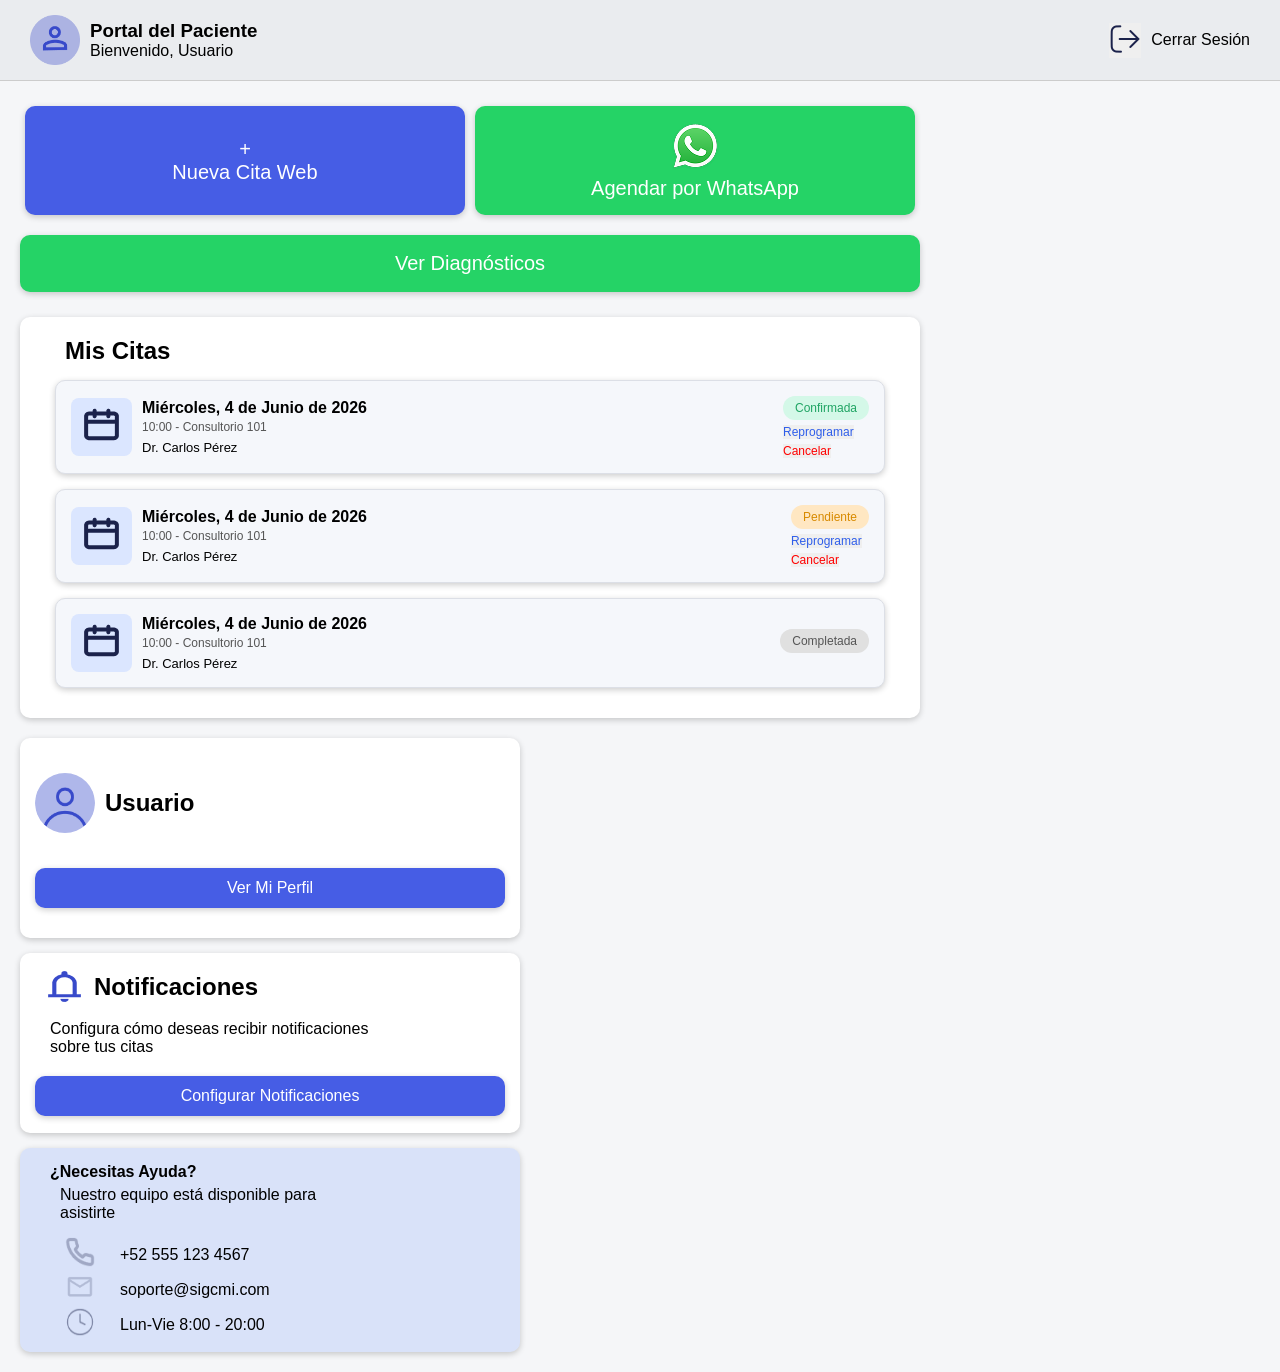
<file: frontend/patient/dashboardPatient.html>
<!DOCTYPE html>
<html lang="es">

<head>
    <meta charset="UTF-8">
    <meta name="viewport" content="width=device-width, initial-scale=1.0">
    <title>Portal del Paciente</title>
    <link rel="stylesheet" href="dashboardPatient.css">
</head>

<body>

    <header class="contenedor">
        <div class="left">
            <div class="portal">
                <img src="img/Group 6.png">
            </div>
            <div class="bienvenida">
                <h3>Portal del Paciente</h3>
                <p>Bienvenido, Usuario</p>
            </div>
        </div>
        <div class="right">
            <button type="button" class="cerrar_sesion">
                <img src="img/exit.png">
            </button>
            <a>Cerrar Sesión</a>
        </div>
    </header>

<!-- INICIO DEL MAIN -->
    <!-- MAIN IZQUIERDO -->
    <main class="contenedor_2">

        <!-- MAIN BOTONES -->
        <section class="contenedor_hijo_1">

            <div class="acciones">
                <a href="https://wa.me/573105212658" target="blank"></a>
                    <button type="button" class="btn_azul" onclick="abrirmodal()"> + <br> Nueva Cita Web</button>
                    <button type="button" class="btn_verde"> <img src="img/Subtract.png"> <br> Agendar por WhatsApp</button>
                </a>
            </div>
            <button type="button" class="btn_diagnostico" onclick="abrirDiag()">Ver Diagnósticos</button>



<!-- MODAL DESPLEGABLE -->
<div class="form_cita" id="modal_oculto">

        <h2>Agendar Nueva Cita</h2>

        <label>Especialidad</label>
            <select>
                <option>Seleccionar especialidad</option>
                <option>Cardiología</option>
                <option>Pediatría</option>
                <option>Dermatología</option>
                <option>Ginecología</option>
                <option>Neurología</option>
                <option>Psiquiatría</option>
                <option>Medicina General</option>
                <option>Oftalmología</option>
                <option>Oncología</option>
                <option>Endocrinología</option>
            </select>

        <label>Médico</label>
            <select>
                <option>Seleccionar médico</option>
                <option>Dra. Elena Villamil (Cardióloga)</option>
                <option>Dra. Nicoll Sierra (Pediatra)</option>
                <option>Dra. Sofía Montenegro (Dermatóloga)</option>
                <option>Dr. Mateo Salazar (Neurologo)</option>
                <option>Dra. Valeria Holguín (Ginecóloga)</option>
                <option>Dr. Camilo Echeverry (Medicina General)</option>
                <option>Dra. Beatriz Arango (Endocrinóloga)</option>
                <option>Dr. Santiago Bermúdez (Oftalmólogo)</option>
                <option>Dra. Lucía Caviedes (Oncóloga)</option>
                <option>Dr. Andrés Portilla (Psiquiatra)</option>
            </select>

        <div class="fila_2">
            <div>
                <label>Fecha</label>
                <input class="input" type="date">
            </div>

            <div>
                <label>Hora</label>
                    <select>
                        <option>6:00 AM</option>
                        <option>7:00 AM</option>
                        <option>8:00 AM</option>
                        <option>9:00 AM</option>
                        <option>10:00 AM</option>
                        <option>11:00 AM</option>
                        <option>12:00 PM</option>
                        <option>1:00 PM</option>
                        <option>2:00 PM</option>
                        <option>3:00 PM</option>
                        <option>4:00 PM</option>
                        <option>5:00 PM</option>
                        <option>6:00 PM</option>
                    </select>
            </div>
        </div>

        <div class="botones_form">
            <button class="confirmar_2">Confirmar Cita</button>
            <button type="button" class="cancelar_2" onclick="cerrarmodal()">Cancelar</button>
        </div>
</div>

            <!-- MAIN CITAS -->
            <div class="card_citas">
                <h2>Mis Citas</h2>

                <!-- CITA 1 -->
                <div class="cita">
                    <div class="info">
                        <div class="icono"><img src="img/Calendar.png"></div>
                        <div>
                            <p><strong>Miércoles, 4 de Junio de 2026</strong></p>
                            <span>10:00 - Consultorio 101</span>
                            <p class="doctor">Dr. Carlos Pérez</p>
                        </div>
                    </div>

                    <!-- ESTADO -->
                    <div class="acciones_cita">
                        <span class="estado confirmada">Confirmada</span>
                        <button type="button" class="reprogramar" onclick="abrirRepro()" >Reprogramar</button>
                        <button class="cancelar" onclick="cancelar_cita()">Cancelar</button>
                    </div>
                </div>

                <!-- CITA 2 -->
                <div class="cita">
                    <div class="info">
                        <div class="icono"><img src="img/Calendar.png"></div>
                        <div>
                            <p><strong>Miércoles, 4 de Junio de 2026</strong></p>
                            <span>10:00 - Consultorio 101</span>
                            <p class="doctor">Dr. Carlos Pérez</p>
                        </div>
                    </div>

                    <!-- ESTADO -->
                    <div class="acciones_cita">
                        <span class="estado pendiente">Pendiente</span>
                        <button type="button" class="reprogramar" onclick="abrirRepro()" >Reprogramar</button>
                        <button class="cancelar" onclick="cancelar_cita()">Cancelar</button>
                    </div>
                </div>

                <!-- CITA 3 -->
                <div class="cita">
                    <div class="info">
                        <div class="icono"><img src="img/Calendar.png"></div>
                        <div>
                            <p><strong>Miércoles, 4 de Junio de 2026</strong></p>
                            <span>10:00 - Consultorio 101</span>
                            <p class="doctor">Dr. Carlos Pérez</p>
                        </div>
                    </div>

                    <!-- ESTADO -->
                    <div class="acciones_cita">
                        <span class="estado completada">Completada</span>
                    </div>
                </div>

            </div>
        </section>

        <!-- MAIN DERECHO -->
        <aside class="contenedor_hijo_2">

            <div class="card_1">
                <div class="user">
                    <img src="img/Generic avatar.png">
                    <h1>Usuario</h1>
                </div>
                <div>
                    <button type="button" class="btn_perfil" onclick="irPerfil()">Ver Mi Perfil</button>
                </div>
            </div>

            <div class="card_2">
                <div class="noti">
                    <img src="img/notifications.png">
                    <h2>Notificaciones</h2>
                </div>
                <p>Configura cómo deseas recibir notificaciones <br> sobre tus citas</p>
                <button type="button" class="btn_noti" onclick="abrirNoti()">Configurar Notificaciones</button>
            </div>

            <div class="card_3">
                <div class="p-0">
                    <h4>¿Necesitas Ayuda?</h4>
                </div>
                <p>Nuestro equipo está disponible para <br> asistirte</p>
                <div class="p-1">
                    <img src="img/Phone.png">
                    <p>+52 555 123 4567</p>
                </div>
                <div class="p-2">
                    <img src="img/mail_gris.png">
                    <p>soporte@sigcmi.com</p>
                </div>
                <div class="p-3">
                    <img src="img/Clock.png">
                    <p>Lun-Vie 8:00 - 20:00</p>
                </div>
            </div>

        </aside>
    </main>



<!-- MODAL PERFIL -->
<section class="perfil oculto" id="perfil">

    <!-- HEADER PERFIL -->
    <div class="perfil_header">
        <button class="btn_mi_perfil" onclick="volverInicio()">← Mi Perfil</button>
        <button class="btn_editar" onclick="abrirModal()">Editar Perfil</button>
    </div>

<div class="contenedor_perfil">
    <!-- CONTENIDO -->
    <div class="perfil_contenido">

        <!-- CARD USUARIO -->
        <div class="perfil_card">
            <img src="img/Group 6.png"> <br>
            <h3>Juan Esteban Montoya Marín</h3>
        </div>

        <!-- IZQUIERDA -->
        <div class="perfil_izq">

            <div class="perfil_card_2">
                <div class="cabecera">
                    <img src="img/person.png">
                    <h4>Información Personal</h4>
                </div>
                <div class="formulario">
                    <img src="img/Group 6.png">
                    <input placeholder="Nombres">
                </div>
                <div class="formulario">
                    <img src="img/Group 6.png">
                    <input placeholder="Apellidos">
                </div>
                <div class="formulario">
                    <img src="img/mail.png"> 
                    <input placeholder="Correo">
                </div>
                <div class="formulario">
                    <img src="img/Phone_azul.png"> 
                    <input placeholder="Teléfono">
                </div>
                <div class="formulario">
                    <img src="img/Calendar.png"> 
                    <input placeholder="Fecha de nacimiento">
                </div>
                <div class="formulario">
                    <img src="img/Credit card.png"> 
                    <input placeholder="Tipo de documento">
                </div>
                <div class="formulario">
                    <img src="img/Credit card.png">
                    <input placeholder="Numero de Documento">
                </div>

<!-- MODAL CAMBIAR CONTRASEÑA -->
                <div class="contenedor_contra">
                    <h4 onclick="perfilContraseña(this)">Cambiar contraseña 
                        <span class="cambiarContraseña">▼</span> 
                    </h4>
                
                    <div class="perfilDesplegable">
                        <p>La contraseña debe tener al menos 6 caracteres e incluir <br>
                        una combinación de números, letras y caracteres especiales(!$@%).</p>
                        <input type="password" placeholder="Contraseña actual">
                        <input type="password" placeholder="Contraseña nueva">
                        <input type="password" placeholder="Confirme la contraseña">
                        <div>
                            <button type="button" class="btn_contra">Cambiar Contraseña</button>
                        </div>
                    </div>
                </div>
            </div>
        </div>
    </div>



<!-- MODAL EDITAR -->
<div class="modal_editar" id="modalConfirmar">

    <div class="modal_box">

        <!-- HEADER -->
        <div class="modal_header_2">
            <div class="span_2">
                <h2>Confirmar Identidad</h2>
                <p>
                    Por seguridad, ingresa tu contraseña <br> para guardar los cambios en tu perfil.
                </p>
            </div>
            <div class="span">
                <span class="cerrar" onclick="cerrarModal()">✖</span>
            </div>
        </div>

        <!-- INPUT -->
        <div class="modal_body_2">
            <label>Contraseña</label>
            <input type="password" placeholder="Ingresa tu contraseña">

            <!-- BOTONES -->
            <button class="btn_confirmar" onclick="confirmar()">Confirmar</button>
            <button class="btn_cancelar_3" onclick="cerrarModal()">Cancelar</button>
        </div>
    </div>

</div>


    <div class="perfil_contenido_2">
        <!-- DERECHA -->
        <div class="perfil_der">

            <div class="perfil_card_3">
                <div class="cabecera">
                    <img src="img/Heart.png" alt="">
                    <h4>Información Médica</h4>
                </div>
                <div class="formulario">
                    <img src="img/image 139.png"> 
                    <input placeholder="Tipo de sangre">
                </div>
                <div class="formulario">
                    <img src="img/image 140.png"> 
                    <input placeholder="Alergias">
                </div>
                <div class="formulario">
                    <img src="img/image 141.png"> 
                    <input placeholder="Condiciones médicas">
                </div>
            </div>

            <div class="perfil_card_3">
                <div class="cabecera">
                    <img src="img/Home.png"> 
                    <h4>Dirección de Residencia</h4>
                </div>
                <div class="formulario">
                    <img src="img/image 158.png"> 
                    <input placeholder="Dirección Completa">
                </div>
                <div class="formulario">
                    <img src="img/image 156.png"> 
                    <input placeholder="Departamento">
                </div>
                <div class="formulario">
                    <img src="img/image 156.png"> 
                    <input placeholder="Ciudad">
                </div>
            </div>

            <div class="perfil_card_3">
                <div class="cabecera">
                    <img src="img/Phone_rojo.png">
                    <h4>Contacto de Emergencia</h4>
                </div>
                <div class="formulario">
                    <img src="img/Group 6.png"> 
                    <input placeholder="Nombre">
                </div>
                <div class="formulario">
                    <img src="img/Phone_azul.png"> 
                    <input placeholder="Teléfono">
                </div>
                <div class="formulario">
                    <img src="img/mail.png"> 
                    <input placeholder="Correo">
                </div>
            </div>

        </div>

        <div class="perfil_card_4">
            <h4>Seguridad y Privacidad</h4>
            <p><br>Tu información esta protegida con los mas altos estándares de <br>
                seguridad. Cualquier modificación requiere confirmación de <br>
                contraseña para garantizar que solo tú puedas realizar cambios.
            </p>
        </div>
    </div>

</div>
</div>
</section>



<!-- MODAL NOTIFICACIONES -->
<div class="modal_noti" id="modalNoti">

    <div class="modal_contenido">

        <!-- HEADER -->
        <div class="modal_header">
            <div class="minicontenedor">
                <img src="img/notifications.png">
                <h4>Configuración de Notificaciones <br> <p> Personaliza cómo recibir notificacones</p></h4>
            </div>
                <span type="button" class="cerrar" onclick="cerrarNoti()">✖</span>
        </div>

        <!-- CONTENIDO -->
        <div class="modal_body">

            <div class="titulos">
                <img src="img/chat_bubble.png"> 
                <h5> Canales de Notificación</h5> 
            </div>

            <!-- item canales -->
            <div class="item">
                <div class="minicontenedor_2">
                    <img src="img/mail.png">
                    <h5>Correo Electrónico <br> <p>Recibe notificaciones por correo electrónico</p></h5>
                </div>
                <label class="switch">
                    <input type="checkbox">
                    <span class="slider"></span>
                </label>
            </div>

            <div class="item">
                <div class="minicontenedor_2">
                    <img src="img/chat_bubble.png">
                    <h5>SMS <br> <p>Recibe notificaciones por mensaje de texto</p></h5>
                </div>
                <label class="switch">
                    <input type="checkbox">
                    <span class="slider"></span>
                </label>
            </div>

            <div class="item">
                <div class="minicontenedor_2">
                    <img src="img/Subtract.png">
                    <h5>WhatsApp <br> <p> Recibe mensajes por WhatsApp </p> </h5>
                </div>
                <label class="switch">
                    <input type="checkbox">
                    <span class="slider"></span>
                </label>
            </div>

            <!-- item recordatorio -->
            <div class="titulos">
                <img src="img/schedule.png">
                <h5>Recordatorios</h5>
            </div>

            <div class="item">
                <div class="minicontenedor_2">
                    <img src="img/Calendario.png">
                    <h5> Recordatorio 24 horas antes <br> <p> Un día antes de tu cita </p> </h5>
                </div>
                <label class="switch">
                    <input type="checkbox">
                    <span class="slider"></span>
                </label>
            </div>

            <div class="item">
                <div class="minicontenedor_2">
                    <img src="img/schedule.png">
                    <h5>Recordatorio 1 horas antes <br> <p> 1 hora antes de tu cita </p> </h5>
                </div>
                <label class="switch">
                    <input type="checkbox">
                    <span class="slider"></span>
                </label>
            </div>

            <!-- item notificaciones -->
            <div class="titulos">
                <img src="img/error.png">
                <h5>Notificaciones de Eventos</h5>
            </div>

            <div class="item">
                <div class="minicontenedor_2">
                    <img src="img/schedule.png">
                    <h5>Confirmación de citas <br> <p> Cuando se confirme una cita </p> </h5>
                </div>
                <label class="switch">
                    <input type="checkbox">
                    <span class="slider"></span>
                </label>
            </div>

            <div class="item">
                <div class="minicontenedor_2">
                    <img src="img/schedule.png">
                    <h5>Cancelación de citas<br> <p>Cuando se cancela una cita </p> </h5>
                </div>
                <label class="switch">
                    <input type="checkbox">
                    <span class="slider"></span>
                </label>
            </div>

            <div class="item">
                <div class="minicontenedor_2">
                    <img src="img/Calendario.png">
                    <h5>Reprogramación de citas <br> <p>Cuando se reprograma una cita </p> </h5>
                </div>
                <label class="switch">
                    <input type="checkbox">
                    <span class="slider"></span>
                </label>
            </div>

            <div class="item">
                <div class="minicontenedor_2">
                    <img src="img/mail.png">
                    <h5>Nuevos diagnósticos <br> <p>Cuando hay un diagnóstico </p> </h5>
                </div>
                <label class="switch">
                    <input type="checkbox">
                    <span class="slider"></span>
                </label>
            </div>

            <div class="item">
                <div class="minicontenedor_2">
                    <img src="img/mail.png">
                    <h5>Actualizaciones generales <br> <p>Noticias y actualizaciones del sistema </p> </h5>
                </div>
                <label class="switch">
                    <input type="checkbox">
                    <span class="slider"></span>
                </label>
            </div>

        <!-- item informacion -->
        <div class="info_box">
            <div class="info_text">
                <strong>Información importante</strong>
                <p>
                    Las notificaciones te ayudan a estar informado sobre tus citas y diagnósticos.
                    Puedes cambiar estas preferencias en cualquier momento.
                </p>
            </div>
        </div>

        <div class="modal_footer">
            <button type="button" class="btn_cancelar" onclick="cerrarNoti()">Cancelar</button>
            <button class="btn_guardar">Guardar Cambios</button>
        </div>

        </div>
    </div>
</div>



<!-- MODAL REPROGRAMAR -->
<div class="modal_repro" id="modalRepro">
    <div class="modal_repro_box">

        <h2>Reprogramar Cita</h2>
        <label>Especialidad</label>
        <select>
            <option>Seleccionar especialidad</option>
            <option>Cardiología</option>
            <option>Pediatría</option>
            <option>Dermatología</option>
            <option>Ginecología</option>
            <option>Neurología</option>
            <option>Psiquiatría</option>
            <option>Medicina General</option>
            <option>Oftalmología</option>
            <option>Oncología</option>
            <option>Endocrinología</option>
        </select>

        <label>Médico</label>
        <select>
            <option>Seleccionar médico</option>
            <option>Dra. Elena Villamil (Cardióloga)</option>
            <option>Dra. Nicoll Sierra (Pediatra)</option>
            <option>Dra. Sofía Montenegro (Dermatóloga)</option>
            <option>Dr. Mateo Salazar (Neurologo)</option>
            <option>Dra. Valeria Holguín (Ginecóloga)</option>
            <option>Dr. Camilo Echeverry (Medicina General)</option>
            <option>Dra. Beatriz Arango (Endocrinóloga)</option>
            <option>Dr. Santiago Bermúdez (Oftalmólogo)</option>
            <option>Dra. Lucía Caviedes (Oncóloga)</option>
            <option>Dr. Andrés Portilla (Psiquiatra)</option>
        </select>

        <div class="fila_3">
            <div>
                <label>Fecha</label>
                <input type="date" placeholder="dd / mm / aaaa">
            </div>

            <div>
                <label>Hora</label>
                <select>
                    <option>6:00 AM</option>
                    <option>7:00 AM</option>
                    <option>8:00 AM</option>
                    <option>9:00 AM</option>
                    <option>10:00 AM</option>
                    <option>11:00 AM</option>
                    <option>12:00 PM</option>
                    <option>1:00 PM</option>
                    <option>2:00 PM</option>
                    <option>3:00 PM</option>
                    <option>4:00 PM</option>
                    <option>5:00 PM</option>
                    <option>6:00 PM</option>
                </select>
            </div>
        </div>

        <div class="botones_modal">
            <button class="btn_reprogramar">Reprogramar</button>
            <button type="button" class="btn_cancelar_2" onclick="cerrarRepro()">Cancelar</button>
        </div>
    </div>
</div>



<!-- MODAL DIAGNOSTICOS -->
<div class="modal_diag" id="modalDiag">
    <div class="modal_diag_box">

        <!-- HEADER -->
        <div class="modal_diag_header">
            <div class="titulo">
                <div class="contenedor_img">
                    <img src="img/image 109.png">
                </div>
                <div class="sub_titulo">
                    <h2>Historial de <br> Diagnósticos</h2>
                    <p> Todos tus diagnósticos médicos.</p>
                </div>
            </div>
            <span type="button" class="cerrar" onclick="cerrarDiag()">✖</span>
        </div>

        <!-- CONTENIDO -->
        <div class="modal_diag_body">
            <!-- ITEM 1 -->
            <div class="diag_item" onclick="toggleDiag(this)">
                <div class="diag_top">
                    <div class="contenedor_img_2">
                        <img src="img/image 107.png" alt="">
                    </div>
                    <div>
                        <h3>Migraña crónica</h3>
                        <span>28 / 02 / 2026</span>
                        <p>Dr. Carlos Pérez</p>
                    </div>
                    <span class="flecha">▼</span>
                </div>
                <div class="diag_content">
                    <p>Síntomas: dolor de cabeza persistente...</p>
                </div>
            </div>

            <!-- ITEM 2 -->
            <div class="diag_item activo" onclick="toggleDiag(this)">
                <div class="diag_top">
                    <div class="contenedor_img_2">
                        <img src="img/image 107.png" alt="">
                    </div>
                    <div>
                        <h3>Resfriado Común</h3>
                        <span>28 / 03 / 2026</span>
                        <p>Dr. Juan Hernández</p>
                    </div>
                    <span class="flecha">▲</span>
                </div>
                <div class="diag_content">
                    <p>Síntomas: dolor de cabeza, garganta, siente hinchazón en el cuello...</p>
                    <h4>Signos Vitales</h4>
                    <div class="grid">
                        <div><strong>Temperatura</strong><br>37.2°C</div>
                        <div><strong>Presión Arterial</strong><br>120/78 mmHg</div>
                        <div><strong>Frecuencia Cardíaca</strong><br>82 bpm</div>
                        <div><strong>Peso</strong><br>72 kg</div>
                    </div>

                    <h4>Diagnóstico Completo</h4>
                    <div class="box">Resfriado común (Rinofaringitis viral aguda)</div>

                    <h4>Tratamiento</h4>
                    <div class="box">Reposo, líquidos, gárgaras con agua tibia y sal</div>

                    <h4>Prescripción Médica</h4>
                    <div class="box">
                        <strong>Paracetamol</strong><br>
                        Dosis: 500mg | Cada 6 horas | 3-5 días
                    </div>

                    <h4>Notas Adicionales</h4>
                    <div class="box">Cuadro viral típico. No requiere antibióticos.</div>
                </div>
            </div>
        </div>

    </div>
</div>

<script src="dashboardPatient.js"></script>
</body>
</html>
</file>
<file: frontend/styles/dashboardADMIN.css>
* {
    margin: 0;
    padding: 0;
    box-sizing: border-box;
    font-family: Arial, sans-serif;
}

html,
body {
    min-height: 100vh;
}

body {
    background: #0f172a;
    color: #fff;
}

.container {
    width: 100%;
    min-height: 100vh;
}

/* ====================== SIDEBAR ======================*/
.sidebar {
    width: 352px;
    background: #465DE5;
    min-height: 100vh;
    transition: 0.3s;
    padding: 20px;
    display: flex;
    flex-direction: column;
    position: fixed;
    z-index: 1000;
}

.sidebar.collapsed {
    width: 80px;
    min-height: 100vh;
}

.logo {
    display: flex;
    justify-content: space-between;
    align-items: center;
    margin-bottom: 20px;
}

.logo-text {
    font-size: 42px;
    font-weight: bold;
}

hr {
    margin-top: 10px;
    margin-left: -20px;
    width: 113%;
}

.sidebar.collapsed .logo-text {
    display: none;
}

#toggleBtn {
    background: none;
    border: none;
    color: white;
    font-size: 37px;
    padding-bottom: 5px;
    cursor: pointer;
    transition: 0.3s ease;
    z-index: 10080;
}

#toggleBtn:hover,
.logout img:hover,
.logout span:hover {
    transform: scale(1.10);
    z-index: 10007;
}

.line-1 {
    margin-bottom: 30px;
}

.line-2 {
    margin-bottom: 30px;
}

.preActive {
    background-color: rgba(94, 156, 245, 0.35);
    transition: 0.3s ease;
}

.user {
    margin-bottom: 20px;
}

.user p {
    font-size: 20;
}

.user h4 {
    font-size: 24;
}

.user h4 {
    font-size: 18;
}

.sidebar.collapsed .user {
    display: none;
}

nav a {
    display: flex;
    align-items: center;
    gap: 10px;
    padding: 10px;
    text-decoration: none;
    color: white;
    border-radius: 8px;
    margin-bottom: 10px;
    height: 45px;
    transition: 0.3s ease;
}

nav a:hover {
    background-color: rgba(94, 156, 245, 0.35);
    padding-left: 7px;

}

.sidebar.collapsed nav .nav-item {
    display: none;
}

.sidebar.collapsed .line-1 {
    width: 78px;
    transition: 0.3s ease;

}

.sidebar.collapsed .line-2 {
    display: none;
    transition: 0.3s ease;

}

.sidebar.collapsed .line-3 {
    margin-top: auto;
    width: 78px;
    transition: 0.3s ease;
}

.sidebar.collapsed .logout span {
    display: none;
}

.sidebar.collapsed .logout img {
    width: 48px;
    height: 48px;
    margin-top: 15px;
    margin-left: 12px;
}

.logout {
    margin-top: auto;
    cursor: pointer;
    transition: 0.3s ease;
}

.ferriere {
    margin-left: -5px;
}


.logout {
    display: flex;
    justify-content: center;
    margin-top: 10px;
}

.logout span {
    font-size: 24px;
    margin-top: 11px;
    margin-left: 7px;
    transition: 0.3s ease;
}

.logout img {
    transition: 0.3s ease;
}

.line-3 {
    margin-top: auto;
}

/* ====================== MAIN ====================== */
.main {
    flex: 1;
    background: #f5f5f5;
    padding: 20px;
    min-height: 100vh;
    width: calc(100% - 352px);
    float: right;
    transition: 0.3s;
    overflow-y: auto;
}

.main.collapsed {
    width: calc(100% - 80px);
    transition: 0.3s;
    min-height: 100vh;
}

/* HEADER */
.header {
    display: flex;
    justify-content: space-between;
    margin-bottom: 20px;
}

.header h1 {
    color: black;
}

.header span {
    color: black;
}

/* CARDS */
.cards {
    display: grid;
    grid-template-columns: repeat(4, 1fr);
    gap: 20px;
    margin-bottom: 30px;
}

.card {
    background: white;
    padding: 20px;
    border-radius: 10px;
}

.card p {
    color: black;
    font-size: 24px;
    margin-left: 50px;
}

.card div {
    display: flex;
    justify-content: space-around;
    align-items: center;
}

.card div img {
    padding-top: 0;
}

.card h2 {
    color: black;
    font-size: 48px;
}

/* CONTENT */
.content {
    display: grid;
    grid-template-columns: 2fr 1fr;
    gap: 20px;
}

/* ====================== appointments ======================*/
.appointments {
    background: white;
    padding: 20px;
    border-radius: 10px;
}

.appointments h3 {
    color: black;
    font-size: 30px;
}

.appointment {
    display: flex;
    align-items: center;
    justify-content: space-between;
    background: rgba(217, 217, 217, 0.2);
    padding: 10px;
    border-radius: 10px;
    margin-bottom: 10px;
    flex-wrap: wrap;
}


.left,
.right {
    display: flex;
    align-items: center;
    gap: 20px;
}

.hour {
    font-size: 24px;
    color: black;
    background: rgba(94, 156, 245, 0.35);
    border-radius: 10px;
    padding: 8px;
}

.appointment div h4 {
    font-size: 20px;
    color: black;
    margin: 0;
    padding: 0;
}

.appointment div p {
    font-size: 16px;
    color: black;
    margin: 0;
    padding: 0;

}

.state {
    margin-top: 10px;
    width: 104px;
    font-weight: bold;
    padding: 4px;
    border-radius: 10px;
}

.greenState {
    background: rgba(21, 204, 88, 0.26);
    color: #25D366;
}

.yellowState {
    background: rgba(245, 245, 94, 0.35);
    color: black;
}

.greyState {
    background: rgba(195, 197, 200, 0.35);
    color: black;
}

.btnManageAppointment {
    border: none;
    transition: 0.3s;
    float: inline-end;
}

.btnManageAppointment:hover {
    transform: scale(1.10);
    cursor: pointer;
}

/* ====================== ACTIONS ======================*/
.actions {
    background: white;
    padding: 20px;
    border-radius: 10px;
}

.actions h3 {
    color: black;
    font-size: 30px;
    padding: 20px 0 30px 0;
}

.btnActions {
    width: 100%;
    height: 64px;
    padding: 12px;
    font-size: 24px;
    font-weight: bold;
    margin: 12px 0 12px 0;
    border: none;
    border-radius: 8px;
    color: white;
    cursor: pointer;
    transition: 0.3S;
}

.btnActions:hover {
    transform: scale(1.05);
    background-color: rgba(255, 255, 255, 0.329);
    color: black;
    box-shadow: 1px 5px 10px black;
    border: solid black;
}

.btnActionBlue {
    background: #465DE5;
}

.btnActionGreen {
    background: #25D366;
}

.btnActionPurple {
    background: #C346FE;
}

.btnActionDark {
    background: #5428D8;
}

.btnActionCyan {
    background: #25CDD3;
}

.btnActionOrange {
    background: #F25614;
}

.whatsAppNoti {
    color: black;
    font-size: 20px;
}

.whatsAppNoti h2 {
    font-weight: bold;
}

.whatsAppNoti h2 span {
    color: #25D366;
}

/*==========================MODAL=========================*/

/* DARK BACKGROUND (overlay) */
.modal {
    display: none;
    /* oculto por defecto */
    position: fixed;
    top: 0;
    left: 0;
    width: 100%;
    height: 100%;
    background: rgba(0, 0, 0, 0.6);
    /* fondo oscuro */
    justify-content: center;
    align-items: center;
    z-index: 1000;
}

/* MODAL CONTENT */
.modal-content {
    width: 350px;
    background: white;
    border-radius: 20px;
    overflow: hidden;
    box-shadow: 0px 10px 25px rgba(0, 0, 0, 0.4);
    z-index: 100100;

}

/* HEADER */
.modal-header {
    background: #465DE5;
    color: white;
    padding: 15px 20px;

    display: flex;
    justify-content: space-between;
    align-items: center;
}

/* BUTTON X */
.close {
    cursor: pointer;
    font-weight: bold;
    font-size: 18px;
}

/* BODY */
.modal-body {
    padding: 20px;
}

/* INFORMATION ROWS */
.row {
    display: flex;
    justify-content: space-between;
    margin-bottom: 15px;
    color: #333;
}

/* StateModal */
.stateModalAppointment {
    background: #E8E8E8;
    color: #000;
    padding: 5px 10px;
    border-radius: 10px;
    font-weight: bold;
}

/* BUTTONS */
.btn {
    width: 100%;
    padding: 12px;
    margin-top: 10px;
    border: none;
    border-radius: 10px;
    font-size: 18px;
    font-weight: bold;
    cursor: pointer;
    transition: 0.3s;
}

/* BLUE BUTTON */
.btn-blue {
    background: #465DE5;
    color: white;
}

/* RED BUTTON */
.btn-red {
    background: #F84346;
    color: white;
}

/* HOVER */
.btn:hover {
    transform: scale(1.05);
}

.modal-content {
    animation: appear 0.3s ease;
}

@keyframes appear {
    from {
        transform: translateY(-20px);
        opacity: 0;
    }

    to {
        transform: translateY(0);
        opacity: 1;
    }
}

/* INPUTS */
.input {
    width: 100%;
    padding: 10px;
    margin: 10px 0 20px;
    border-radius: 10px;
    border: 1px solid #aaa;
}

.dateRepro {
    color: black;
}

/* GRUP BUTTONS */
.btn-group {
    display: flex;
    gap: 10px;
}

.btn-blue {
    background: #465DE5;
    color: #FFFFFF;
    font-size: 14px;
}

/* BUTTON GREY */
.btn-gray {
    background: #E8E8E8;
    color: black;
    font-size: 14px;
}

.mesaggeSaveChanges {
    position: fixed;
    top: 30px;
    left: 500%;

    height: 50px;
    width: 300px;

    padding: 12px 20px;
    font-weight: bold;
    background: #25D366;
    border-radius: 10px;
    color: white;
    font-size: clamp(12px, 2.5vw, 14px);

    opacity: 0;
    transition: 0.3s ease;
    z-index: 100100;
}

.mesaggeSaveChanges.show {
    top: 30px;
    left: 50%;
    opacity: 1;
    transform: translate(-50%, -50%);
}

.errorMessageRepro {
    position: fixed;
    top: 30px;
    left: 50%;
    transform: translate(-50%, -50%);

    height: 50px;
    width: 300px;

    padding: 12px 20px;
    font-weight: bold;
    background-color: red;
    border-radius: 10px;
    color: white;
    font-size: clamp(12px, 2.5vw, 14px);

    display: none;
    transition: 0.3s ease;
    z-index: 10005 !important;
}


/*=========================modalSheduleA==================================*/
.modalSheduleA {
    position: fixed;
    top: 0;
    left: 0;
    width: 100%;
    height: 100%;
    background: rgba(0, 0, 0, 0.5);
    display: none;
    justify-content: center;
    align-items: center;
    z-index: 1002;
    padding: 15px;
}

.lineModalSheduleA {
    width: 670px;
    margin-left: -25px;
    margin-bottom: 20px;
}


.modalSheduleA-content {
    background: #ffffff;
    padding: 25px;
    width: 100%;
    max-width: 670px;
    border-radius: 15px;
    overflow: hidden;
}

.modalSheduleA-header {
    display: flex;
    justify-content: space-between;
    align-items: center;
    color: black;
}

#closeModalSheduleA:hover {
    cursor: pointer;
}

form {
    display: flex;
    flex-direction: column;
    gap: 10px;
}

.data {
    color: black;
}

input,
select,
textarea {
    padding: 10px;
    border-radius: 8px;
    border: 1px solid #ccc;
    width: 100%;
}

.buttonsModalSheduleA {
    display: flex;
    justify-content: space-between;
    gap: 10px;
    margin-top: 15px;
    flex-wrap: wrap;
    width: 100%;
}

.createModalSheduleA:hover,
.cancelModalSheduleA:hover {
    transform: scale(1.05);
}

.createModalSheduleA,
.cancelModalSheduleA {
    flex: 1;
    width: 250px;
    padding: 10px;
    border: none;
    border-radius: 8px;
    cursor: pointer;
    text-align: center;
    font-weight: bold;
    transition: 0.3s ease;
}

.createModalSheduleA {
    background: #465DE5;
    color: white;
    font-weight: bold;
}

/*  MESSAGE  MESSAGE OR WARNING*/
.messageModalSheduleA {
    position: fixed;
    top: 30000px;
    left: 50%;
    transform: translateX(-50%);
    padding: 12px 20px;
    border-radius: 10px;
    color: white;
    font-weight: bold;
    opacity: 0;
    transition: 0.3s;
}

.messageModalSheduleA.show {
    top: 30px;
    opacity: 1;
}

.successModalSheduleA {
    background: #25D366;
    z-index: 1005;
}

.errorModalSheduleA {
    background: red;
    z-index: 1005;
}

/*======================DASHBOARD ADMIN QUOTES SECTION=====================*/

/* CONTENT */
.containerDos {
    margin-top: 10px;
    padding: 20px;
    background-color: white;
}

.sectionDos h1,
.sectionDos span {
    color: #000;
}

.sectionDos {
    display: flex;
    justify-content: space-between;
    margin-bottom: 20px;
}

.containerDosHeader {
    display: flex;
    justify-content: space-between;
    align-items: center;
    margin-bottom: 20px;
}

.containerDosHeader h2 {
    color: #000;
    font-size: calc(11px, 1.5rem, 36px);

}

.btn-primary {
    background: #465DE5;
    color: white;
    border: none;
    padding: 10px 15px;
    border-radius: 6px;
    cursor: pointer;
    font-weight: bold;
    width: 156px;
    height: 51px;
    font-size: 20px;
}

/* FILTERS */
.filters {
    display: grid;
    grid-template-columns: repeat(4, 1fr);
    gap: 15px;
}

.filter {
    display: flex;
    flex-direction: column;
}

.filter label {
    font-size: 15px;
    margin-bottom: 5px;
    color: #000;
}

.filter input,
.filter select {
    font-size: calc(11px, 1.5rem, 15px);
    padding: 8px;
    border: 1px solid #ccc;
    border-radius: 6px;
}

.tableContainer {
    margin-top: 20px;
    background: #fff;
    border-radius: 10px;
    overflow: hidden;
    border: 1px solid #ddd;
    color: #000;
}

.table {
    width: 100%;
    border-collapse: collapse;
}

.table thead {
    background: #f5f5f5;
}

.table th,
.table td {
    padding: 12px;
    text-align: left;
    font-size: 14px;
    border-bottom: 1px solid #eee;
}

/* BADGES */
.badge {
    background: #5E9CF5;
    color: white;
    padding: 4px 8px;
    border-radius: 6px;
    font-size: 12px;
}

/* STATUS */
.status {
    padding: 4px 10px;
    border-radius: 20px;
    font-size: 12px;
}

/* ACTIONS */
.actions .action {
    margin-right: 10px;
    cursor: pointer;
    font-weight: 500;
    transition: 0.3s ease;
}

.action {
    border: none;
    background: none;
}

.viewTableContainer {
    color: #2563eb;
}

.action:hover {
    transform: scale(1.25);
}

.editTableContainer {
    color: #16a34a;
}

.completeTableContainer {
    color: #9333ea;
}

.cancelTableContainer {
    color: red;
}

.view {
    display: none;
    opacity: 0;
    transition: 1s ease;
}

.view.active {
    display: block;
    opacity: 1;
}

.status {
    padding: 5px 10px;
    border-radius: 20px;
    font-size: 12px;
    font-weight: bold;
}

.status.completado {
    background: rgba(37, 211, 102, 0.2);
    color: #25D366;
}

.status.cancelado {
    background: rgba(248, 67, 70, 0.2);
    color: #F84346;
}

.status.encurso {
    background: rgba(245, 158, 11, 0.2);
    color: #F59E0B;
}

.status.pendiente {
    background: rgba(200, 200, 200, 0.3);
    color: #555;
}

.patients p,
.patients h1,
.patients h2,
.patients label {
    color: #000;
}

.patients__card {
    background-color: white;
    padding: 20px;
    border-radius: 15px;
    margin-top: 20px;

}

.patients__card h2 {
    margin-bottom: 18px;
}


.patientCardHeader {
    display: flex;
    justify-content: space-between;

}

.patientCardHeader button {
    float: inline-end;
    border-radius: 10px;
    background-color: #465DE5;
    padding: 5px 10px;
    font-size: 18px;
    color: white;
    border: none;
    transition: .3s ease;
}

.patientCardHeader button:hover {
    transform: scale(1.025);
    cursor: pointer;
}

.patients__card {
    display: none;
}

.form-group label {
    font-size: 18px;
    margin-bottom: 18px;
}

/* ===================== CARDS ===================== */
.cardsFrom {
    display: grid;
    grid-template-columns: repeat(4, 1fr);
    gap: 15px;
}


/* ===================== CONTENT ===================== */
.contentForm {
    display: grid;
    grid-template-columns: 2fr 1fr;
    gap: 20px;
    margin-top: 20px;
}


/* GRID FORM */
.form-grid {
    display: grid;
    grid-template-columns: repeat(2, 1fr);
    gap: 35px;
}

.inputPassword {
    width: 300px;
}

.pPassword {
    margin-top: 20px;
}


.lineFormGrid {
    margin-top: 0;
    margin-left: 0;
    width: 100%;
}

.patients__form h3 {
    color: #000;
    margin-top: 15px;
    margin-bottom: 0;
    font-family: sans-serif;
    font-weight: normal;
}

.form-group {
    display: flex;
    flex-direction: column;
}

.form-group.full {
    grid-column: span 2;
}

.patients__form input,
.patients__form select {
    padding: 10px;
    border-radius: 10px;
    border: 1px solid #ccc;
}

/* BOTONES FORM */
.form-actions {
    margin-top: 20px;
    display: flex;
    gap: 10px;
}

.btn-primary {
    background: #465DE5;
    color: white;
    padding: 10px 20px;
    border-radius: 10px;
    border: none;
    width: 250px;
    font-weight: bold;
    font-size: 18px;
    cursor: pointer;
    transition: 0.3s ease;

}

.btn-secondary {
    background: #ddd;
    padding: 10px 20px;
    border-radius: 10px;
    border: none;
    font-size: 18px;
    width: 200px;
    font-weight: bold;
    cursor: pointer;
    transition: 0.3s ease;
}

.btn-primary:hover,
.btn-secondary:hover {
    transform: scale(1.025);
}

/* CONTENEDOR GENERAL */
.patients-module {
    padding: 10px;
}

/* ACCESIBILIDAD */
.patients-module .sr-only {
    color: #000;
    width: 1px;
    height: 1px;
    overflow: hidden;
    margin-left: 10px;
    padding-bottom: 20px;
    font-weight: bold;
}

/* BUSCADOR */
#search {
    margin-top: 15px;
}

.patients-module .search-container {
    background-color: white;
    padding: 10px;
    border-radius: 15px;
    margin-bottom: 20px;
}

.patients-module .search-container input {
    width: 100%;
    padding: 14px;
    border-radius: 10px;
    border: none;
    background: #eaeaea;
    outline: none;
}

/* GRID */
.patients-module .cards-container {
    display: grid;
    grid-template-columns: repeat(3, minmax(300px, 1fr));
    height: 480px;
    gap: 20px;
}

/* CARD */

.cardPacients li {
    font-size: 14px;
    color: black;

}

.iconEmail {
    width: 10px;
    height: 10px;
}

.patients-module .cardPacients {
    background: white;
    padding: 20px;
    border-radius: 20px;
    display: flex;
    flex-direction: column;
    gap: 15px;
    height: 400px;
    height: auto;
}

/* HEADER */
.patients-module .card-header {
    display: flex;
    justify-content: space-between;
    align-items: center;
}

.patients-module .header-left {
    display: flex;
    align-items: center;
    gap: 10px;
}

.patients-module .card-header h2 {
    font-size: 16px;
}

.patients-module .code {
    font-size: 12px;
    color: gray;
}

/* AVATAR */
.patients-module .avatar {
    background: #465DE5;
    padding: 10px;
    border-radius: 50%;
}

/* BADGE */
.patients-module .badge {
    background: rgba(70, 94, 229, 0.5);
    padding: 5px 10px;
    border-radius: 10px;
    font-size: 12px;
    color: black;
}

/* INFO */
.patients-module .info-list {
    list-style: none;
    display: flex;
    flex-direction: column;
    gap: 5px;
    margin-top: 20px;
}

/* STATUS */
.patients-module .status {
    padding: 10px;
    border-radius: 10px;
    font-size: 14px;
    margin-top: 20px;
}

.patients-module .status p {
    color: black;
}

.patients-module .green,
.patients-module .blue {
    background: rgba(70, 93, 229, 0.5);
    border: 1px solid #465DE5;
}

/* BOTONES */
.patients-module .actionsModulePacients {
    display: flex;
    gap: 10px;
    margin-top: 20px;
}

.patients-module .btnModulPacients {
    flex: 1;
    padding: 10px;
    border-radius: 10px;
    cursor: pointer;
    border: none;
    font-weight: bold;
    transition: .3s ease;
}

.btnModulPacients:hover {
    transform: scale(1.025);
}

.patients-module .primary {
    background: #465DE5;
    color: white;
}

.patients-module .outline {
    border: 2px solid #465DE5;
    background: transparent;
    color: #465DE5;
}

/* ==================== MODAL ==================== */
.modalHistory {
    display: none;
    position: fixed;
    top: 0;
    left: 0;
    width: 100%;
    height: 100%;
    background: rgba(0, 0, 0, 0.5);
    justify-content: center;
    align-items: center;
    z-index: 2000;
    color: #000;
}

.modalHistory-content {
    width: 800px;
    background: #f5f5f5;
    border-radius: 20px;
    padding: 20px;
}

/* HEADER */
.modalHistory-header {
    display: flex;
    justify-content: space-between;
    align-items: center;
}

.modalHistory-header span {
    cursor: pointer;
    font-size: 20px;
}

/* PATIENT INFO */
.patient-info {
    background: rgba(60, 248, 198, 0.08);
    box-shadow: 1px 1px 3px black;
    padding: 15px;
    border-radius: 15px;
    margin-top: 15px;
}

.info-header {
    display: flex;
    align-items: center;
    gap: 10px;
}

.info-header h3 {
    font-size: 16px;
}

/* GRID */
.info-grid {
    display: grid;
    grid-template-columns: repeat(3, 1fr);
    gap: 10px;
    margin-top: 10px;
}

.info-box {
    background: white;
    padding: 10px;
    font-size: 14px;
    border-radius: 10px;
}

.info-box p {
    font-size: 14px;
    font-weight: 600;
}

.info-box span {
    font-weight: lighter;
}

.alert-box {
    margin-top: 10px;
    background: rgba(255, 0, 4, 0.2);
    padding: 10px;
    border-radius: 10px;
    border: 1px solid rgba(255, 0, 0, 0.3);
}

.alert-box strong,
.alert-box p {
    color: #621A1B;
    font-weight: 600;
}

/* HISTORY */
.medical-history {
    margin-top: 20px;
}

.history-header {
    display: flex;
    justify-content: space-between;
}

.history-header span {
    color: rgba(0, 0, 0, 0.5);
    font-weight: 600;
    color: #00000050;
}

.badgeHistoryModal {
    background: rgba(164, 248, 96, 0.37);
    padding: 5px 10px;
    border-radius: 10px;
}

.history-item {
    box-shadow: 1px 2px 3px black;
    margin-top: 10px;
    background: white;
    padding: 15px;
    border-radius: 15px;
}

.history-date {
    display: flex;
    gap: 5px;
}

.history-date p {
    font-weight: 600;
}

.history-date small {
    background-color: rgba(218, 218, 218, 0.37);
    font-size: 10px;
    padding: 3px 5px 3px 5px;
    border-radius: 10px;
}

/* BOXES */
.history-box div div strong {
    margin-left: 10px;
}

.history-box div div p {
    margin-left: 10px;
    color: black;
}

.history-box {
    margin-top: 10px;
    padding: 10px;
    border-radius: 10px;
    height: 65px;
}

.history-box div {
    background-color: rgb(255, 255, 255);
    margin-top: -10px;
    padding: 0;
    border-radius: 10px;
    height: 65px;
    width: 103%;
}


.line-4 {
    width: 100%;
    margin-left: 0;
}

.history-box .diagnosisTransparent {
    background-color: rgba(70, 94, 229, 0.15);
    width: 98.5%;
}

.diagnosis {
    background: #465DE5;
}


.treatment {
    background: #25D366;
}

.history-box .treatmentTransparent {
    background-color: rgba(37, 211, 102, 0.15);
    width: 98.5%;
}

.prescription {
    background: #8800FF;
}

.history-box .prescriptionTransparent {
    background-color: rgba(136, 0, 255, 0.15);
    width: 98.5%;
}

.notes {
    background: #FFA600;
}

.history-box .notesTransparent {
    background-color: rgba(255, 166, 0, 0.15);
    width: 98.5%;
}

#btnGuardar:disabled {
    background: gray;
    cursor: not-allowed;
}

/* MENSAJE */
#mensajeGlobal {
    position: fixed;
    top: -100px;
    left: 50%;
    transform: translateX(-50%);
    padding: 10px 20px;
    border-radius: 8px;
    color: white;
    font-weight: bold;
    transition: 0.3s;
    z-index: 1000;
}

#mensajeGlobal.show {
    z-index: 1000;
    top: 20px;
}

.form-medical {
    color: black;
    display: grid;
    display: flex;
    flex-direction: column;

}

.formTopMedical {
    display: grid;
    grid-template-columns: repeat(2, 1fr);
    gap: 35px;
}

#medicsADMINDIV {
    background-color: white;
    padding: 20px;
    border-radius: 15px;
    margin-top: 20px;
}

#medicsADMIN {
    color: black;
}

#medicsADMIN p {
    padding: 5px 15px;
}

#medicsADMIN h2 {
    font-size: 32px;

}

.actionsMedicADMIN {
    display: flex;
    justify-content: space-between;
    padding: 0 15px;
}

.actionsMedicADMIN {
    margin-top: 15px;
}

#formMedicsADMIN {
    color: black;
}

.cards-containerMedical {
    display: grid;
    grid-template-columns: repeat(2, 1fr);
    gap: 20px;
    margin-top: 20px;
}

.card-medico {
    background: white;
    border-radius: 12px;
    padding: 15px;
    box-shadow: 0 5px 15px rgba(0, 0, 0, 0.1);
}

.card-medico h3 {
    margin-bottom: 10px;
}

.card-medico p {
    margin: 5px 0;
    font-size: 14px;
}

.medicsFormADMIN {
    background-color: white;
    padding: 18px;
    border-radius: 15px;
}




.cardsMedics {
    display: grid;
    gap: 10px;
    grid-template-columns: repeat(3, 1fr);
}

.medicCard {
    width: 100%;
    background: #fff;
    border-radius: 15px;
    padding: 20px;
    box-shadow: 0 5px 15px rgba(0, 0, 0, 0.1);
    font-family: 'Segoe UI', sans-serif;
    margin-top: 15px;
}

/* HEADER */
.medicCard-header {
    display: flex;
    align-items: center;
    justify-content: space-between;
}

.medicCard-icon {
    width: 50px;
    height: 50px;
    background: #eee;
    border-radius: 50%;
    display: flex;
    align-items: center;
    justify-content: center;
}

.medicCard-info {
    flex: 1;
    margin-left: 10px;
}

.medicCard-name {
    margin: 0;
    font-size: 16px;
}

.medicCard-code {
    font-size: 12px;
    color: gray;
}

.medicCard-status {
    background: #d4f5e9;
    color: #1aa36f;
    padding: 5px 10px;
    border-radius: 10px;
    font-size: 12px;
}

/* ESPECIALIDAD */
.medicCard-specialty {
    display: inline-block;
    margin: 15px 0;
    background: #e0e7ff;
    color: #3b5bdb;
    padding: 6px 12px;
    border-radius: 10px;
    font-size: 13px;
}

/* BODY */
.medicCard-body p {
    margin: 5px 0;
    font-size: 13px;
    color: #555;
}

/* CITAS */
.medicCard-appointments {
    margin-top: 15px;
    padding: 10px;
    background: #f3e8ff;
    border-radius: 10px;
    font-size: 14px;
}

/* BOTONES */
.medicCard-actions {
    margin-top: 15px;
    display: flex;
    gap: 10px;
}

.medicCard-btnPrimary {
    flex: 1;
    padding: 10px;
    border: none;
    border-radius: 10px;
    background: linear-gradient(90deg, #7b2ff7, #9f44d3);
    color: white;
    cursor: pointer;
}

.medicCard-btnOutline {
    flex: 1;
    padding: 10px;
    border-radius: 10px;
    border: 2px solid #7b2ff7;
    background: transparent;
    color: #7b2ff7;
    cursor: pointer;
}

/* TABLET */
@media (max-width: 1024px) {
    .cardsMedics {
        grid-template-columns: repeat(2, 1fr);
    }
}

/* MÓVIL */
@media (max-width: 600px) {
    .cardsMedics {
        grid-template-columns: 1fr;
    }
}

/* 📱 RESPONSIVE */
@media (max-width: 1000px) {

    .header {
        color: black;
    }

    .header span {
        font-size: 12px;
    }

    .main.collapsed {
        width: calc(100% -80px);
        float: right;
        transition: 0.3s;
        min-height: 100vh;
    }

    .cards {
        grid-template-columns: repeat(1, 1fr);
    }

    .content {
        grid-template-columns: 1fr;
    }

    .main {
        width: 100%;
        float: none;
        padding: 15px;
        min-height: 100vh;
    }

    .actions h3 {
        font-size: 18px;
    }

    .btnActions {
        font-size: 15px;
    }

    .whatsAppNoti h2,
    .whatsAppNoti p {
        font-size: 15px;
    }

    .table {
        display: block;
        overflow-x: auto;
        white-space: nowrap;
    }

    .patients-module .cards-container {
        display: grid;
        grid-template-columns: repeat(2, 1fr);
        height: 480px;
        gap: 20px;
    }

    .cardsMedics {
        display: grid;
        grid-template-columns: repeat(2, minmax(300px, 1fr));
    }
}

@media (max-width: 450px) {
    .header {
        color: black;
    }


    .header h1 {
        font-size: 12px;
    }

    .main.collapsed {
        width: calc(100% -80px);
        float: right;
        transition: 0.3s;
        min-height: 100vh;
    }

    .card h2 {
        font-size: 20px;
    }

    .card p {
        font-size: 20px;
    }

    .card img {
        width: 20%;
    }

    .btnActions {
        font-size: 12p;
    }

    .cards {
        grid-template-columns: repeat(1, 1fr);
    }

    .appointments h3 {
        font-size: 20px;
    }

    .filters {
        display: grid;
        grid-template-columns: repeat(2, 1fr);
        gap: 15px;
    }

    .appointment span {
        font-size: 15px;
    }

    .appointment .left h4 {
        font-size: 12px;
    }

    .appointment .left p {
        font-size: 12px;
    }

    .appointment .right .state {
        font-size: 10px;
        width: 65px;
        margin-top: 10px;
    }

    .btnManageAppointment {
        font-size: 10px;
    }


    .inputPassword {
        width: 200px;
    }

    .form-grid {
        display: grid;
        grid-template-columns: 1fr;
        gap: 35px;
    }

    .patients-module .card-header {
        flex-direction: column;
        align-items: flex-start;
        gap: 10px;
    }

    .patients-module .actions {
        flex-direction: column;
    }

    .patients-module .cards-container {
        display: grid;
        grid-template-columns: repeat(1, 1fr);
        height: 480px;
        gap: 20px;
    }

    .cardsMedics {
        display: grid;
        grid-template-columns: minmax(300px, 1fr);
    }
}
</file>
<file: frontend/styles/dashboardMedical.css>
* {
    margin: 0;
    padding: 0;
    box-sizing: border-box;
    font-family: Arial, sans-serif;
}

body {
    background: #0f172a;
    color: #fff;
}

.container {
    position: relative;
    width: 100%;
}

/* -------------------------- SIDEBAR ------------------------- */
.sidebar {
    width: 350px;
    background: #465DE5;
    height: 100vh;
    transition: 0.3s;
    padding: 20px;
    display: flex;
    flex-direction: column;
    position: fixed;
    z-index: 1000;
}

.sidebar.collapsed {
    width: 80px;
}

/* Logo */
.logo {
    display: flex;
    justify-content: space-between;
    align-items: center;
}

.logo-text {
    font-size: 28px;
    font-weight: bold;
    width: 155px;
    height: 51px;
    margin-left: 13px;
}

.sidebar.collapsed .logo-text {
    display: none;
}

#toggleBtn {
    background: none;
    border: none;
    color: white;
    font-size: 28px;
    cursor: pointer;
    transition: 0.3s ease;
    margin-right: 30px;
    margin-bottom: 20px;
}

#toggleBtn:hover {
    transform: scale(1.1);
}

hr {
    margin-top: 10px;
    margin-left: -20px;
    width: 113%;
    border-color: rgba(255,255,255,0.2);
}

.line-1 { margin-bottom: 15px; background-color: #ffff; }
.line-2 { margin-bottom: 15px; background-color: #ffff; }
.line-3 {
    margin-top: auto;
    background-color: #ffff;
}
.sidebar.collapsed .line-1{
  width: 79px;
}
.sidebar.collapsed .line-2{
  display: none;
}
.sidebar.collapsed .line-3 {
    margin-top: auto;
    width: 78px;
    transition: 0.3s ease;
}

/* Usuario / Médico */
.user {
    display: grid;
    grid-template-columns: 1fr 1fr 1fr;
    margin-bottom: 15px;
    gap: 4px;
}

/* Círculo avatar */
.avatar {
    width: 52px;
    height: 52px;
    border-radius: 50%;
    background: rgba(255,255,255,0.2);
    display: flex;
    align-items: center;
    justify-content: center;
    margin-bottom: 6px;
}

.avatar-img {
    width: 28px;
    height: 28px;
    filter: brightness(0) invert(1); /* lo hace blanco */
}

.bienvenido-txt {
    font-size: 11px;
    color: rgba(255,255,255,0.65);
    text-transform: uppercase;
    letter-spacing: 0.5px;
}

.user h4 {
    font-size: 13px;
    font-weight: 600;
    color: #fff;
}

.user span {
    font-size: 11px;
    color: rgba(255,255,255,0.65);
}

/* Botón Ver Mi Perfil */
.btn-ver-perfil {
    margin-top: 8px;
    background: rgba(255,255,255,0.18);
    border: 1px solid rgba(255,255,255,0.35);
    color: #fff;
    padding: 5px 14px;
    border-radius: 6px;
    font-size: 12px;
    cursor: pointer;
    transition: 0.2s;
}

.btn-ver-perfil:hover {
    background: rgba(255,255,255,0.3);
}

.sidebar.collapsed .user {
    display: none;
}

/* Navegación */
nav a {
    display: flex;
    align-items: center;
    gap: 10px;
    padding: 10px;
    text-decoration: none;
    color: white;
    border-radius: 8px;
    margin-bottom: 6px;
    height: 42px;
    transition: 0.3s ease;
    font-size: 14px;
}

nav a img {
    width: 18px;
    height: 18px;
    filter: brightness(0) invert(1);
    flex-shrink: 0;
}

nav a:hover {
    background-color: rgba(255,255,255,0.15);
}

.preActive {
    background-color: rgba(94, 156, 245, 0.35) !important;
}

.sidebar.collapsed nav .nav-item {
    display: none;
}

/* Cerrar sesión */

.logout {
    display: flex;
    align-items: center;
    gap: 8px;
    margin-top: 12px;
    cursor: pointer;
    transition: 0.2s;
}

.logout img {
    width: 20px;
    height: 20px;
    filter: brightness(0) invert(1);
}

.logout span {
    font-size: 14px;
    color: rgba(255,255,255,0.85);
}

.logout:hover {
    opacity: 0.75;
}

.sidebar.collapsed .logout span {
    display: none;
}

/* ---------------------------- MAIN -------------------------- */
.main {
    background: #f5f5f5;
    min-height: 100vh;
    width: calc(100% - 350px);
    float: right;
    transition: 0.3s;
    padding: 20px 24px;
    color: black;
}

.main.collapsed {
    width: calc(100% - 80px);
}

/* Ocultar / mostrar vistas */
.view {
    display: none;
    opacity: 0;
    transition: opacity 0.3s ease;
}

.view.active {
    display: block;
    opacity: 1;
}

/* ------------------- HEADER ------------------ */
.header {
    display: flex;
    justify-content: space-between;
    align-items: flex-start;
    margin-bottom: 20px;
}

.header h1 {
    color: #1a202c;
    font-size: 26px;
    font-weight: 700;
    line-height: 1.1;
}

.fecha-header {
    font-size: 13px;
    color: #718096;
    margin-top: 2px;
    display: block;
}

/* ----------------- CARDS ESTADÍSTICAS ---------------- */
.cards {
    display: grid;
    grid-template-columns: repeat(4, 1fr);
    gap: 16px;
    margin-bottom: 22px;
}

.card {
    background: white;
    padding: 16px 18px;
    border-radius: 10px;
    box-shadow: 0 1px 4px rgba(0,0,0,0.07);
}

.card > p {
    /* Etiqueta superior */
    color: #718096;
    font-size: 12px;
    text-transform: uppercase;
    letter-spacing: 0.3px;
    margin-bottom: 8px;
    margin-left: 0;
}

/* Fila número + ícono */
.card-body {
    display: flex;
    justify-content: space-between;
    align-items: flex-end;
}

.card-left h2 {
    font-size: 36px;
    font-weight: 700;
    color: #1a202c;
    line-height: 1;
}

.card-sub {
    font-size: 11px;
    color: #a0aec0;
    margin-top: 3px;
    display: block;
}

/* Íconos de las cards */
.card-icon {
    width: 38px;
    height: 38px;
    border-radius: 8px;
    display: flex;
    align-items: center;
    justify-content: center;
    flex-shrink: 0;
}

.card-icon img {
    width: 20px;
    height: 20px;
}

.icono-azul    { background-color: #ebf4ff; }
.icono-verde   { background-color: #f0fff4; }
.icono-morado  { background-color: #faf5ff; }
.icono-naranja { background-color: #fffaf0; }

/* ---------------------------- CONTENIDO INFERIOR ---------------------- */
.content {
    display: grid;
    grid-template-columns: 2fr 1fr;
    gap: 16px;

}

@media (max-width: 768px) {

    .content{
    grid-template-columns: 1fr;
        
    }
}

/* -------------------------- AGENDA -------------------- */
.appointments {
    background: white;
    padding: 20px;
    border-radius: 10px;
    box-shadow: 0 1px 4px rgba(0,0,0,0.07);
}

.appointments h3 {
    color: #1a202c;
    font-size: 18px;
    font-weight: 600;
    margin-bottom: 16px;
}

/* Cada bloque de cita */
.appointment {
    border-radius: 10px;
    padding: 12px 14px;
    margin-bottom: 10px;
    flex-wrap: wrap;
}

/* Fila superior de la cita (hora + nombre + estado) */
.appointment .left,
.appointment .right {
    display: flex;
    align-items: center;
    gap: 14px;
}

/* Fila superior: left y right lado a lado */
.appointment > .left,
.appointment > .right {
    display: inline-flex;
}

/* Usamos flex en el appointment para alinear left y right */
.appointment {
    display: flex;
    align-items: center;
    justify-content: space-between;
    flex-wrap: wrap;
    gap: 8px;
}

/* Fila del botón: ocupa todo el ancho */
.btn-full-row {
    width: 100%;
    margin-top: 8px;
}

/* ---- Colores de fondo según estado ---- */
.estado-completada {
    background: rgba(220, 220, 220, 0.3);
}

.estado-encurso {
    background: rgba(70, 93, 229, 0.12);
    border: 1px solid rgba(70, 93, 229, 0.25);
}

.estado-pendiente {
    background: rgba(220, 220, 220, 0.2);
}

/* Hora */
.hour {
    font-size: 14px;
    font-weight: 600;
    color: #2b6cb0;
    background: rgba(94, 156, 245, 0.2);
    border-radius: 6px;
    padding: 5px 8px;
    white-space: nowrap;
}

.hour-encurso {
    background: rgba(70, 93, 229, 0.2);
    color: #465DE5;
}

.appointment .left h4 {
    font-size: 14px;
    font-weight: 600;
    color: #1a202c;
}

.appointment .left p {
    font-size: 12px;
    color: #718096;
    margin-top: 1px;
}

/* Estado pills */
.state {
    font-size: 11px;
    font-weight: 600;
    padding: 3px 10px;
    border-radius: 20px;
    white-space: nowrap;
}

.greenState {
    background: rgba(21, 204, 88, 0.18);
    color: #25D366;
}

.yellowState {
    background: rgba(70, 93, 229, 0.15);
    color: #465DE5;
}

.greyState {
    background: rgba(195, 197, 200, 0.35);
    color: #718096;
}

/* Botones de consulta (ancho completo) */
.btn-consulta {
    width: 100%;
    padding: 9px;
    border: none;
    border-radius: 8px;
    font-size: 13px;
    font-weight: 600;
    color: white;
    cursor: pointer;
    transition: 0.2s;
}

.btn-finalizar {
    background: #465DE5;
}

.btn-iniciar {
    background: #465DE5;
}

.btn-consulta:hover {
    opacity: 0.85;
}

/* ----------------------- ACCIONES RÁPIDAS ---------------------------------- */
.actions {
    background: white;
    padding: 20px;
    border-radius: 10px;
    box-shadow: 0 1px 4px rgba(0,0,0,0.07);
    display: flex;
    flex-direction: column;
    gap: 0;
}

.actions h3 {
    color: #1a202c;
    font-size: 16px;
    font-weight: 600;
    margin-bottom: 12px;
}

/* Botones de acción */
.btnActions {
    width: 100%;
    padding: 11px;
    font-size: 14px;
    font-weight: 600;
    margin-bottom: 10px;
    border: none;
    border-radius: 8px;
    color: white;
    cursor: pointer;
    transition: 0.2s;
}

.btnActions:hover {
    opacity: 0.85;
}

.btnActionBlue  { background: #465DE5; }
.btnActionGreen { background: #25D366; }

/* Tarjeta Próxima Cita */
.proxima-cita {
    margin-top: 6px;
    background: #465DE5;
    border-radius: 10px;
    padding: 14px 16px;
    color: white;
}

.proxima-cita-header {
    display: flex;
    align-items: center;
    gap: 7px;
    font-size: 12px;
    color: rgba(255,255,255,0.8);
    margin-bottom: 8px;
}

.proxima-icon {
    width: 15px;
    height: 15px;
    filter: brightness(0) invert(1);
}

.proxima-hora {
    font-size: 28px;
    font-weight: 700;
    color: #fff;
    line-height: 1;
    margin-bottom: 4px;
}

.proxima-paciente {
    font-size: 13px;
    font-weight: 600;
    color: #fff;
}

.proxima-motivo {
    font-size: 12px;
    color: rgba(255,255,255,0.7);
    margin-top: 2px;
}

/* ------------------- VISTA PACIENTES -------------------------------------- */
.pacientes-view {
    padding: 0;
}

.pacientes-header h2 {
    font-size: 22px;
    color: #1a202c;
    margin-bottom: 4px;
}

.pacientes-header p {
    color: #718096;
    font-size: 14px;
    margin-bottom: 16px;
}

.search {
    width: 100%;
    padding: 10px 12px;
    border: 1px solid #dde3ea;
    border-radius: 8px;
    font-size: 13px;
    margin-bottom: 16px;
    outline: none;
    color: #1a202c;
}

.search:focus {
    border-color: #465DE5;
    box-shadow: 0 0 0 3px rgba(70,93,229,0.1);
}

.cards-pacientes {
    display: grid;
    grid-template-columns: repeat(3, 1fr);
    gap: 14px;
}

.card-paciente {
    background: white;
    padding: 16px;
    border-radius: 10px;
    box-shadow: 0 1px 4px rgba(0,0,0,0.07);
    font-size: 13px;
    color: #4a5568;
    line-height: 1.7;
}

.card-paciente h4 {
    font-size: 14px;
    font-weight: 600;
    color: #1a202c;
    margin-bottom: 6px;
}

.info {
    padding: 6px 10px;
    border-radius: 6px;
    margin: 5px 0;
    font-size: 12px;
    font-weight: 500;
}

.green { background: rgba(37, 211, 102, 0.15); color: #276749; }
.blue  { background: rgba(37, 156, 245, 0.15); color: #2b6cb0; }

.card-actions {
    display: flex;
    gap: 8px;
    margin-top: 10px;
}

.btn-green {
    background: #465DE5;
    color: white;
    border: none;
    padding: 7px 14px;
    border-radius: 6px;
    cursor: pointer;
    font-size: 12px;
    font-weight: 600;
    transition: 0.2s;
}

.btn-green:hover { opacity: 0.85; }

.btn-outline {
    border: 1px solid #465DE5;
    color: #465DE5;
    background: none;
    padding: 7px 14px;
    border-radius: 6px;
    font-size: 12px;
    font-weight: 600;
    cursor: pointer;
    transition: 0.2s;
}

.btn-outline:hover { background: rgba(70,93,229,0.08); }

/**/

/* -----------------------MODAL GESTIÓN DE CITAS ------------------ */

.modal-overlay {
  position: fixed;
  inset: 0;
  background: rgba(0, 0, 0, 0.45);
  z-index: 2000;
  display: none;
  align-items: center;
  justify-content: center;
}

.modal-overlay.abierto {
  display: flex;
}

.modal-gc {
  background: #fff;
  border-radius: 14px;
  width: 780px;
  max-width: 95vw;
  max-height: 88vh;
  display: flex;
  flex-direction: column;
  overflow: hidden;
}

/* Header azul */
.modal-gc-header {
  background: #465DE5;
  padding: 20px 24px;
  display: flex;
  align-items: center;
  justify-content: space-between;
  flex-shrink: 0;
}

.modal-gc-header-left {
  display: flex;
  align-items: center;
  gap: 14px;
}

.modal-gc-icon {
  font-size: 28px;
  background: rgba(255,255,255,0.2);
  border-radius: 10px;
  width: 48px;
  height: 48px;
  display: flex;
  align-items: center;
  justify-content: center;
  border-radius: 50%;
  background-color: white;
}

.modal-gc-header h2 {
  color: #fff;
  font-size: 20px;
  font-weight: 700;
  margin: 0;
}

.modal-gc-header p {
  color: rgba(255,255,255,0.75);
  font-size: 13px;
  margin: 2px 0 0;
}

.modal-gc-close {
  background: rgba(255,255,255,0.2);
  border: none;
  color: #fff;
  font-size: 18px;
  width: 36px;
  height: 36px;
  border-radius: 8px;
  cursor: pointer;
  display: flex;
  align-items: center;
  justify-content: center;
  transition: 0.2s;
}

.modal-gc-close:hover {
  background: rgba(255,255,255,0.35);
}

/* Barra de filtros */
.modal-gc-filtros {
  padding: 16px 24px;
  display: flex;
  gap: 12px;
  border-bottom: 1px solid #eee;
  flex-shrink: 0;
}

.modal-gc-search {
  flex: 1;
  padding: 9px 14px;
  border: 1px solid #dde3ea;
  border-radius: 8px;
  font-size: 13px;
  outline: none;
  color: #1a202c;
}

.modal-gc-search:focus {
  border-color: #465DE5;
  box-shadow: 0 0 0 3px rgba(70,93,229,0.1);
}

.modal-gc-select {
  padding: 9px 14px;
  border: 1px solid #dde3ea;
  border-radius: 8px;
  font-size: 13px;
  color: #4a5568;
  background: #fff;
  cursor: pointer;
  outline: none;
}

.modal-gc-select:focus {
  border-color: #465DE5;
}

/* Grid de citas */
.modal-gc-body {
  padding: 20px 24px;
  overflow-y: auto;
  display: grid;
  grid-template-columns: 1fr 1fr;
  gap: 16px;
  align-content: start;
}

/* Tarjeta de cita */
.cita-card {
  border: 1px solid #e2e8f0;
  border-radius: 10px;
  padding: 16px;
  background: #fff;
  display: flex;
  flex-direction: column;
  gap: 6px;
}

.cita-card-top {
  display: flex;
  justify-content: space-between;
  align-items: center;
  margin-bottom: 4px;
}

.cita-fecha {
  font-size: 13px;
  font-weight: 600;
  color: #1a202c;
}

/* Pills de estado */
.pill {
  font-size: 11px;
  font-weight: 600;
  padding: 3px 10px;
  border-radius: 20px;
}

.pill-pendiente {
  background: rgba(70,93,229,0.12);
  color: #465DE5;
}

.pill-completado {
  background: rgba(37,211,102,0.15);
  color: #1a7a3f;
}

.pill-cancelado {
  background: rgba(220,53,69,0.12);
  color: #c0392b;
}

/* Líneas de info */
.cita-info {
  font-size: 13px;
  color: #4a5568;
}

.cita-motivo {
  font-size: 12px;
  color: #718096;
  margin-top: 2px;
}

/* Botones de la cita */
.cita-btns {
  display: flex;
  gap: 10px;
  margin-top: 10px;
}

.btn-repro {
  flex: 1;
  padding: 9px;
  background: #465DE5;
  color: #fff;
  border: none;
  border-radius: 8px;
  font-size: 13px;
  font-weight: 600;
  cursor: pointer;
  transition: 0.2s;
}

.btn-repro:hover { opacity: 0.85; }

.btn-cancel-cita {
  flex: 1;
  padding: 9px;
  background: #fff;
  color: #465DE5;
  border: 1.5px solid #465DE5;
  border-radius: 8px;
  font-size: 13px;
  font-weight: 600;
  cursor: pointer;
  transition: 0.2s;
}

.btn-cancel-cita:hover { background: rgba(70,93,229,0.07); }

/* Sin resultados */
.sin-resultados {
  grid-column: 1 / -1;
  text-align: center;
  color: #a0aec0;
  font-size: 14px;
  padding: 40px 0;
}

.repro-label {
  display: block;
  font-size: 13px;
  color: #4a5568;
  margin-bottom: 6px;
}

.repro-input {
  width: 100%;
  padding: 10px 14px;
  border: 1px solid #dde3ea;
  border-radius: 8px;
  font-size: 13px;
  color: #1a202c;
  outline: none;
}

.repro-input:focus {
  border-color: #465DE5;
  box-shadow: 0 0 0 3px rgba(70,93,229,0.1);
}

/* ------------------- MODAL HORARIOS------------------ */

.horarios-body {
  padding: 16px 24px;
  display: flex;
  flex-direction: column;
  gap: 8px;
  overflow-y: auto;
  max-height: 420px;
}

.dia-row {
  background: #f5f7ff;
  border-radius: 10px;
  padding: 12px 16px;
  display: flex;
  flex-direction: column;
  gap: 8px;
}

.dia-row.activo {
  background: #eef0fd;
  border: 1px solid rgba(70,93,229,0.2);
}

.dia-top {
  display: flex;
  justify-content: space-between;
  align-items: center;
}

.dia-left {
  display: flex;
  align-items: center;
  gap: 10px;
}

.dia-nombre {
  font-size: 14px;
  font-weight: 600;
  color: #1a202c;
}

/* Toggle switch */
.switch {
  position: relative;
  display: inline-block;
  width: 40px;
  height: 22px;
}

.switch input {
  opacity: 0;
  width: 0;
  height: 0;
}

.slider {
  position: absolute;
  cursor: pointer;
  inset: 0;
  background: #c8cdd8;
  border-radius: 22px;
  transition: 0.3s;
}

.slider::before {
  content: "";
  position: absolute;
  width: 16px;
  height: 16px;
  left: 3px;
  bottom: 3px;
  background: white;
  border-radius: 50%;
  transition: 0.3s;
}

.switch input:checked + .slider {
  background: #465DE5;
}

.switch input:checked + .slider::before {
  transform: translateX(18px);
}

/* Botón agregar horario */
.btn-agregar-hora {
  background: #465DE5;
  color: white;
  border: none;
  border-radius: 8px;
  padding: 6px 14px;
  font-size: 12px;
  font-weight: 600;
  cursor: pointer;
  transition: 0.2s;
}

.btn-agregar-hora:hover { opacity: 0.85; }

/* Fila de horas */
.hora-row {
  display: flex;
  align-items: center;
  gap: 10px;
  margin-top: 4px;
}

.hora-row input[type="time"] {
  border: 1px solid #dde3ea;
  border-radius: 8px;
  padding: 7px 10px;
  font-size: 13px;
  color: #1a202c;
  outline: none;
  width: 120px;
}

.hora-row input[type="time"]:focus {
  border-color: #465DE5;
}

.hora-row span {
  font-size: 13px;
  color: #718096;
}

.btn-eliminar-hora {
  background: none;
  border: none;
  cursor: pointer;
  color: #e53e3e;
  font-size: 18px;
  line-height: 1;
  padding: 4px;
  border-radius: 6px;
  transition: 0.2s;
}

.btn-eliminar-hora:hover { background: rgba(229,62,62,0.1); }

/* Info box */
.info-box {
  display: flex;
  gap: 10px;
  background: #eef4ff;
  border: 1px solid rgba(70,93,229,0.2);
  border-radius: 10px;
  padding: 12px 16px;
  margin-top: 4px;
  font-size: 13px;
  color: #2b4cbf;
}

.info-box span {
  font-size: 18px;
  flex-shrink: 0;
}

.info-box strong {
  display: block;
  margin-bottom: 2px;
}

.info-box p {
  margin: 0;
  color: #4a5568;
  font-size: 12px;
}

/* Footer */
.modal-gc-footer {
  display: flex;
  gap: 12px;
  padding: 16px 24px;
  border-top: 1px solid #eee;
}

/* ------------------ VISTA PACIENTES ------------------ */
.pacientes-layout {
  display: grid;
  grid-template-columns: 260px 1fr;
  gap: 20px;
  height: calc(100vh - 180px);
}

/* --- Lista izquierda --- */
.pacientes-lista {
  background: white;
  border-radius: 12px;
  padding: 14px;
  display: flex;
  flex-direction: column;
  gap: 8px;
  overflow-y: auto;
  box-shadow: 0 1px 4px rgba(0,0,0,0.07);
}

.pacientes-search-box {
  display: flex;
  align-items: center;
  gap: 8px;
  border: 1px solid #e2e8f0;
  border-radius: 8px;
  padding: 8px 12px;
  margin-bottom: 6px;
}

.pacientes-search-box input {
  border: none;
  outline: none;
  width: 100%;
  font-size: 13px;
  color: #4a5568;
}

.paciente-item {
  display: flex;
  align-items: center;
  gap: 10px;
  padding: 10px 12px;
  border-radius: 10px;
  cursor: pointer;
  transition: background 0.2s;
}

.paciente-item:hover {
  background: #f0f4ff;
}

.paciente-item.activo {
  background: #eef1fd;
  border-left: 3px solid #465DE5;
}

.paciente-item img {
  width: 36px;
  height: 36px;
  border-radius: 50%;
  background: #e8ecff;
  padding: 4px;
}

.paciente-item div {
  flex: 1;
  display: flex;
  flex-direction: column;
  gap: 2px;
}

.paciente-item h4 {
  font-size: 13px;
  font-weight: 600;
  color: #1a202c;
}

.paciente-item span {
  font-size: 11px;
  color: #718096;
}

.paciente-arrow {
  font-size: 18px;
  color: #a0aec0;
}

/* --- Detalle derecho --- */
.paciente-detalle {
  background: white;
  border-radius: 12px;
  padding: 24px;
  overflow-y: auto;
  box-shadow: 0 1px 4px rgba(0,0,0,0.07);
  display: flex;
  flex-direction: column;
  gap: 16px;
}

.detalle-header {
  display: flex;
  align-items: flex-start;
  gap: 16px;
}

.detalle-avatar {
  width: 64px;
  height: 64px;
  border-radius: 50%;
  background: #e8ecff;
  padding: 8px;
}

.detalle-info {
  flex: 1;
}

.detalle-info h2 {
  font-size: 22px;
  font-weight: 700;
  color: #1a202c;
  margin-bottom: 4px;
}

.detalle-info p,
.detalle-meta p {
  font-size: 13px;
  color: #4a5568;
  margin-bottom: 3px;
}

.detalle-info a {
  color: #465DE5;
  text-decoration: none;
}

.detalle-meta {
  text-align: right;
}

.detalle-badges {
  display: flex;
  gap: 10px;
}

.badge {
  padding: 6px 14px;
  border-radius: 8px;
  font-size: 13px;
  font-weight: 500;
}

.badge-blue {
  background: #ebf4ff;
  color: #2b6cb0;
  border: 1px solid #bee3f8;
}

.badge-purple {
  background: #f0ebff;
  color: #553c9a;
  border: 1px solid #d6bcfa;
}

/* --- Historial --- */
.historial h3 {
  font-size: 18px;
  font-weight: 600;
  color: #1a202c;
  margin-bottom: 12px;
}

.historial-card {
  border: 1px solid #e2e8f0;
  border-radius: 10px;
  padding: 16px;
  margin-bottom: 12px;
}

.historial-card h4 {
  font-size: 14px;
  font-weight: 600;
  color: #1a202c;
  margin-bottom: 4px;
}

.historial-fecha {
  font-size: 12px;
  color: #718096;
  margin-bottom: 10px;
}

.historial-card p {
  font-size: 13px;
  color: #4a5568;
  margin-bottom: 4px;
}

.NegroCalen{
  min-height: 15px;
  min-width: 15px;
  height: 15px !important;
  width: 15px !important;
}

/* ---------------- MOBILE ------------- */
@media (max-width: 768px) {

  /* Sidebar oculto por defecto */
  .sidebar {
    transform: translateX(-100%);
    width: 260px;
  }

  .sidebar.active {
    transform: translateX(0);
  }

  /* Overlay oscuro */
  .sidebar-overlay {
    position: fixed;
    inset: 0;
    background: rgba(0,0,0,0.4);
    z-index: 999;
    display: none;
  }

  .sidebar-overlay.active {
    display: block;
  }

  /* Main ocupa todo */
  .main {
    width: 100%;
  }

  /* Botón visible siempre */
  #toggleBtn {
    margin-right: 0;
  }
}

@media (max-width: 1024px) {
  .cards {
    grid-template-columns: repeat(2, 1fr);
  }
}

@media (max-width: 480px) {
  .cards {
    grid-template-columns: 1fr;
  }
}
</file>
<file: frontend/patient/dashboardPatient.css>
* {
    margin: 0;
    padding: 0;
    box-sizing: border-box;
    font-family: Arial, sans-serif;
}

body {
    background: #f5f6f8;
}



/* NO SCROLL PARA MODALES */
.no-scroll {
    overflow: hidden;
}



/* EFECTO DE BOTONES */
button,
.btn_contra,
.btn_azul,
.btn_verde,
.btn_diagnostico,
.btn_perfil,
.btn_noti {
    transition: transform 0.2s ease, box-shadow 0.2s ease;
}

button:hover {
    transform: scale(1.03);
}

button:active {
    transform: scale(0.97);
}



/* INICIO DEL HEADER */
.contenedor {
    width: 100%;
    height: auto;
    min-height: 70px;
    display: flex;
    justify-content: space-between;
    align-items: center;
    padding: 15px 30px;
    background: #eaecef;
    border-bottom: 1px solid #ccc;
}

/* PORTAL DE BIENVENIDA */
.left {
    width: auto;
    height: auto;
    flex-wrap: wrap;
    gap: 10px;
    display: flex;
    justify-content: center;
}

.left img {
    height: 50px;
    width: 50px;
}

.portal {
    display: flex;
    align-items: center;
    justify-content: center;
}

.bienvenida {
    display: flex;
    flex-direction: column;
    justify-content: center;
}

/* CERRAR SESION */
.right {
    display: flex;
    align-items: center;
    justify-content: center;
    margin-right: 0;
    gap: 10px;
}

.cerrar_sesion {
    border: none;
    cursor: pointer;
}




/* INICIO DEL MAIN */
.contenedor_2 {
    width: 100%;
    height: auto;
    display: flex;
    gap: 20px;
    flex-wrap: wrap;
    padding: 20px;
}

/* MAIN IZQUIERDO */
.contenedor_hijo_1 {
    width: 100%;
    max-width: 900px;
}


/* MAIN BOTONES */
.acciones {
    display: flex;
    margin-bottom: 15px;
    justify-content: space-around;
}

.btn_azul {
    border: none;
    padding: 15px;
    border-radius: 10px;
    cursor: pointer;
    font-size: 20px;
    width: 100%;
    min-height: 100px;
    background: #465DE5;
    color: white;
    box-shadow: 0 2px 6px rgba(0, 0, 0, .2);
    margin: 5px;
}

.btn_verde {
    border: none;
    padding: 15px;
    border-radius: 10px;
    cursor: pointer;
    font-size: 20px;
    width: 100%;
    min-height: 100px;
    background: #25D366;
    color: white;
    box-shadow: 0 2px 6px rgba(0, 0, 0, .2);
    margin: 5px;
}

.btn_diagnostico {
    border: none;
    padding: 15px;
    border-radius: 10px;
    cursor: pointer;
    font-size: 20px;
    width: 100%;
    height: 57px;
    background: #25d366;
    color: white;
    box-shadow: 0 2px 6px rgba(0, 0, 0, .2);
}



/* MODAL DESPLEGABLE */
.form_cita {
    max-height: 0;
    overflow: hidden;
    opacity: 0;
    transform: translateY(-10px);
    transition: all 0.4s ease;
    background: #eef1f7;
    border-radius: 12px;
    margin-top: 20px;
    margin-bottom: 5px;
    padding: 0 20px;
    box-shadow: 0 2px 6px rgba(0, 0, 0, .2);
}

.form_cita h2 {
    margin-bottom: 20px;
}

.form_cita label {
    margin-top: 5px;
    font-size: 14px;
}

/* CUANDO SE ABRE */
.form_cita.activo {
    max-height: 900px;
    opacity: 1;
    transform: translateY(0);
    padding: 20px;
}

/* INPUTS */
.form_cita input,
.form_cita select {
    width: 100%;
    padding: 10px;
    border-radius: 10px;
    border: 2px solid #cfd6e4;
    margin-bottom: 10px;
    margin-top: 10px;
}


.fila_2 {
    display: flex;
    justify-content: space-between;
}

.botones_form {
    display: flex;
    justify-content: center;
    gap: 15px;
    margin-top: 10px;
}

.confirmar_2 {
    background: #465DE5;
    color: white;
    border: none;
    padding: 12px;
    border-radius: 10px;
    cursor: pointer;
    width: 100%;
    max-width: 300px;
    font-size: 14px;
}

.cancelar_2 {
    background: #bfc3cc;
    border: none;
    padding: 12px;
    border-radius: 10px;
    cursor: pointer;
    width: 100%;
    max-width: 300px;
    font-size: 14px;
}



/* MAIN CITAS */
.card_citas {
    width: 100%;
    height: auto;
    background: white;
    padding: 15px;
    border-radius: 10px;
    box-shadow: 0 2px 6px rgba(0, 0, 0, .2);
    margin-top: 5px;
}

.card_citas h2 {
    margin-top: 5px;
    margin-left: 30px;
}

.cita {
    display: flex;
    justify-content: space-between;
    flex-wrap: wrap;
    align-items: center;
    background: #f5f7fb;
    padding: 15px;
    border-radius: 10px;
    margin: 15px 20px;
    border: 1px solid #dcdfe6;
    box-shadow: 0 2px 6px rgba(0, 0, 0, .2);
}

.info {
    display: flex;
    gap: 10px;
    align-items: center;
}

.icono {
    background: #dbe6ff;
    padding: 10px;
    border-radius: 8px;
    font-size: 18px;
}

.info span {
    font-size: 12px;
    color: #555;
}

.doctor {
    margin-top: 5px;
    font-size: 13px;
}

/* ESTADOS */
.estado {
    display: inline-block;
    padding: 5px 12px;
    border-radius: 15px;
    font-size: 12px;
    margin-bottom: 5px;
}

.confirmada {
    background: #d4f8e8;
    color: #1fa463;
}

.pendiente {
    background: #ffe7c2;
    color: #d88a00;
}

.completada {
    background: #e0e0e0;
    color: #555;
}

/* BOTONES */
.reprogramar {
    border: none;
    display: block;
    color: #2f5eea;
    font-size: 12px;
    cursor: pointer;
    transition: transform 0.3s ease;
}

.reprogramar:hover {
    transform: scale(1.1);
}

.reprogramar:active {
    transform: scale(0.95);
}

.cancelar {
    border: none;
    display: block;
    color: red;
    font-size: 12px;
    cursor: pointer;
    margin-top: 5px;
    transition: transform 0.3s ease;
}

.cancelar:hover {
    transform: scale(1.1);
}

.cancelar:active {
    transform: scale(0.95);
}

/* MAIN DERECHO */
.contenedor_hijo_2 {
    width: 100%;
    margin-right: 0;
    max-width: 500px;
}

.card_1 {
    width: 100%;
    min-height: 200px;
    background: white;
    padding: 15px;
    border-radius: 10px;
    box-shadow: 0 2px 6px rgba(0, 0, 0, .2);
}

.user {
    display: flex;
    align-items: center;
    width: 100%;
    min-height: 100px;
    gap: 10px;
    margin-bottom: 15px;
}

.user img {
    width: 60px;
    height: 60px;
    object-fit: cover;
    border-radius: 50%;
}

.btn_perfil {
    border: none;
    padding: 15px;
    border-radius: 10px;
    cursor: pointer;
    font-size: 16px;
    width: 100%;
    height: 40px;
    background: #465DE5;
    color: white;
    margin-left: 0;
    display: flex;
    justify-content: center;
    align-items: center;
    box-shadow: 0 2px 6px rgba(0, 0, 0, .2);
}

.card_2 {
    width: 100%;
    min-height: 180px;
    background: white;
    padding: 15px;
    border-radius: 10px;
    margin-top: 15px;
    box-shadow: 0 2px 6px rgba(0, 0, 0, .2);
}

.noti {
    display: flex;
    align-items: center;
    gap: 5px;
    margin-left: 5px;

}

.btn_noti {
    margin-top: 20px;
    border: none;
    padding: 15px;
    border-radius: 10px;
    cursor: pointer;
    font-size: 16px;
    width: 100%;
    height: 40px;
    background: #465DE5;
    color: white;
    display: flex;
    justify-content: center;
    align-items: center;
    margin-left: 0;
    box-shadow: 0 2px 6px rgba(0, 0, 0, .2);
}

.card_2 p {
    margin-top: 15px;
    margin-left: 15px;
}

.card_3 {
    width: 100%;
    min-height: 200px;
    background: #81a5f83e;
    padding: 15px;
    border-radius: 10px;
    box-shadow: 0 2px 6px rgba(0, 0, 0, .2);
    margin-top: 15px;
}

.card_3 img {
    height: 30px;
    width: 30px;
}

.p-0 {
    display: flex;
    align-items: center;
    margin-left: 15px;
}

.card_3 p {
    display: flex;
    align-items: center;
    margin-left: 25px;
    margin-top: 5px;
}

.p-1 {
    display: flex;
    align-items: center;
    margin-left: 30px;
    margin-top: 15px;
}

.p-2 {
    display: flex;
    align-items: center;
    margin-left: 30px;
    margin-top: 5px;
}

.p-3 {
    display: flex;
    align-items: center;
    margin-left: 30px;
    margin-top: 5px;
}



/* MODAL PERFIL */
.oculto {
    display: none;
    transform: translateX(100%);
}

#perfil {
    position: fixed;
    top: 0;
    left: 0;
    width: 100%;
    height: 100%;
    background: #f5f6f8;
    z-index: 1000;
    overflow-y: auto;
}

/* HEADER */
.perfil_header {
    display: flex;
    justify-content: space-between;
    align-items: center;
    background: #465DE5;
    color: white;
    padding: 15px;
    min-height: 100px;
}

.contenedor_perfil {
    width: 100%;
    height: auto;
    display: flex;
}

/* CONTENIDO */
.perfil_contenido {
    gap: 20px;
    padding: 20px;
    min-width: 50%;
    flex-wrap: wrap;
}

.perfil_contenido_2 {
    gap: 20px;
    padding: 20px;
    min-width: 50%;
    flex-wrap: wrap;
}

/* COLUMNAS */
.perfil_izq {
    min-width: 300px;
}

.cabecera {
    display: flex;
    align-items: center;
    gap: 5px;
}

.cabecera img {
    width: 25px;
    height: 25px;
}

.formulario {
    display: flex;
    align-items: center;
    gap: 5px;
}

.formulario img {
    width: 25px;
    height: 25px;
}

.perfil_der {
    min-width: 300px;
}

/* CARDS */
.perfil_card {
    width: 100%;
    min-height: 170px;
    background: white;
    padding: 15px;
    border-radius: 12px;
    margin-bottom: 15px;
    box-shadow: 0 2px 6px rgba(0, 0, 0, .2);
    display: flex;
    flex-direction: column;
    justify-content: center;
    align-items: center;
}

.perfil_card img {
    width: 70px;
    height: 70px;
    border-radius: 50%;
}

.perfil_card_2 {
    width: 100%;
    min-height: auto;
    background: white;
    padding: 15px;
    border-radius: 12px;
    margin-bottom: 15px;
    box-shadow: 0 2px 6px rgba(0, 0, 0, .2);
}

.perfil_card_3 {
    width: 100%;
    min-height: 200px;
    background: white;
    padding: 15px;
    border-radius: 12px;
    margin-bottom: 15px;
    box-shadow: 0 2px 6px rgba(0, 0, 0, .2);
}

.perfil_card_4 {
    width: 100%;
    min-height: 150px;
    background: #81A4F8;
    border-radius: 40px;
    border: 2px solid #5a6b8a;
    padding: 25px 40px;

    display: flex;
    flex-direction: column;
    justify-content: center;
    align-items: flex-start;
}

.perfil_card_4 h4 {
    margin: 0;
    font-size: 18px;
    color: #2c3550;
    font-weight: bold;
}

.perfil_card_4 p {
    margin-top: 15px;
    font-size: 15px;
    color: #2c3550;
    line-height: 1.4;
    text-align: left;
}



/* MODAL CAMBIAR CONTRASEÑA */
.contenedor_contra {
    margin-top: 10px;
}

.cambiarContraseña {
    cursor: pointer;
}

.perfilDesplegable {
    display: none;
}

.contenedor_contra.activo .perfilDesplegable {
    display: block;
}

/* INPUTS */
.perfil_card input {
    width: 100%;
    padding: 10px;
    margin-top: 8px;
    border-radius: 8px;
    border: 1px solid #ccc;
}

.perfil_card_2 input {
    width: 100%;
    padding: 10px;
    margin-top: 8px;
    border-radius: 8px;
    border: 1px solid #ccc;
}

.perfil_card_3 input {
    width: 100%;
    padding: 10px;
    margin-top: 8px;
    border-radius: 8px;
    border: 1px solid #ccc;
}

.perfil_card_4 input {
    width: 100%;
    padding: 10px;
    margin-top: 8px;
    border-radius: 8px;
    border: 1px solid #ccc;
}

.btn_mi_perfil {
    background: #465DE5;
    color: white;
    font-size: 24px;
    font-weight: bold;
    border: none;
    margin-left: 100px;
}

.btn_editar {
    background: #465DE5;
    color: white;
    font-size: 24px;
    font-weight: bold;
    border: none;
    margin-right: 100px;
}

.btn_contra {
    width: 70%;
    min-height: 30px;
    background: #465DE5;
    color: white;
    font-size: 16px;
    font-weight: bold;
    border: none;
    border-radius: 50px;
    margin-top: 10px;
}

.perfilDesplegable div {
    display: flex;
    justify-content: center;
}



/* MODAL EDITAR*/
.modal_editar {
    position: fixed;
    top: 0;
    left: 0;
    width: 100%;
    height: 100%;
    background: rgba(0, 0, 0, 0.4);
    display: flex;
    justify-content: center;
    align-items: center;
}

/* CAJA */
.modal_box {
    background: #f5f7fb;
    width: 400px;
    min-height: 320px;
    border-radius: 15px;
    text-align: center;
    display: flex;
    flex-direction: column;
}

/* HEADER */
.modal_header_2 {
    background: #465DE5;
    width: 100%;
    min-height: 100px;
    color: white;
    display: flex;
    justify-content: space-between;
    padding: 20px;
    border-radius: 10px 10px 0 0;
}

.span_2{
    display: flex;
    flex-direction: column;
    justify-content: center;
}

.span{
    display: flex;
    justify-content: center;
}

.modal_body_2 {
    display: flex;
    flex-direction: column;
    margin-top: 15px;
    height: 100%;
    padding: 10px;
}

.modal_header_2 h2 {
    justify-content: center;
    display: flex;
    align-items: end;
    margin-bottom: 5px;
}

.modal_header_2 p{
    font-size: 13px;
}

.modal_body_2 label{
    align-items: flex-end;
    display: flex;
    margin-bottom: 10px;
}

.modal_header_2 .cerrar {
    cursor: pointer;
}

/* INPUT */
.modal_box input {
    width: 100%;
    padding: 10px;
    border-radius: 10px;
    border: 1px solid #ccc;
    margin-bottom: 25px;
}

/* BOTONES */
.btn_confirmar {
    width: 100%;
    background: #465DE5;
    color: white;
    border: none;
    padding: 12px;
    border-radius: 10px;
    margin-bottom: 10px;
    cursor: pointer;
}

.btn_cancelar_3 {
    width: 100%;
    background: transparent;
    border: 1px solid #ccc;
    padding: 12px;
    border-radius: 10px;
    cursor: pointer;
}



/* MODAL NOTIFICACIONES */
.modal_noti {
    position: fixed;
    top: 0;
    left: 0;
    width: 100%;
    height: 100%;
    background: rgba(0, 0, 0, 0.4);

    display: flex;
    justify-content: center;
    align-items: center;

    opacity: 0;
    pointer-events: none;
    transition: 0.3s;
}

/* ACTIVAR MODAL */
.modal_noti.activo {
    opacity: 1;
    pointer-events: auto;
}

/* CAJA */
.modal_contenido {
    width: 95%;
    max-width: 700px;
    height: auto;
    background: #eef1f7;
    border-radius: 12px;
    overflow: hidden;
    box-shadow: 0 10px 25px rgba(0, 0, 0, 0.3);
}

/* HEADER */
.modal_header {
    background: #465DE5;
    color: white;
    padding: 10px;
    font-size: 14px;
    display: flex;
    justify-content: space-between;
    height: 50px;
}

.minicontenedor {
    width: auto;
    flex-wrap: wrap;
    display: flex;
    gap: 10px;
}

.minicontenedor p {
    font-size: 10px;
    margin-top: 2px;
}

.modal_header img {
    background: white;
    border-radius: 80%;
    height: 25px;
    width: 25px;
}

.cerrar {
    cursor: pointer;
    font-size: 18px;
    display: flex;
    justify-content: center;
    align-items: center;
}

/* BODY */
.modal_body {
    padding: 15px;
}

.titulos img {
    height: 15px;
    width: 15px;
}

.titulos {
    display: flex;
    justify-content: center;
    align-items: center;
    margin-bottom: 5px;
    gap: 10px;
}

/* ITEMS */
.item {
    display: flex;
    align-items: center;
    justify-content: space-between;
    background: #e0e0e0;
    border: solid #b3b3b3 1px;
    padding: 5px;
    border-radius: 8px;
    margin-bottom: 5px;
}

.item img {
    height: 15px;
    width: 15px;
}

.minicontenedor_2 {
    width: auto;
    flex: 1;
    display: flex;
    align-items: center;
    gap: 10px;
}

.minicontenedor_2 p {
    font-size: 10px;
}

/* item informativo */
.info_box {
    display: flex;
    justify-content: center;
    align-items: center;
    width: 100%;
    padding: 2px;
    margin: 0;
    background: #dfe8ff;
    /* azul claro */
    border: 2px solid #465DE5;
    /* borde azul */
    border-radius: 10px;
    margin-bottom: 10px;
}

/* TEXTO */
.info_text strong {
    display: block;
    color: #2c3550;
    margin-bottom: 5px;
}

.info_text p {
    font-size: 13px;
    color: #2c3550;
    line-height: 1.4;
}

/* BOTONES */
.switch {
    position: relative;
    display: inline-block;
    width: 55px;
    height: 30px;
    transform: scale(0.5);
}

/* OCULTAR CHECKBOX */
.switch input {
    opacity: 0;
    width: 0;
    height: 0;
}

/* FONDO */
.slider {
    position: absolute;
    cursor: pointer;
    top: 0;
    left: 0;
    right: 0;
    bottom: 0;
    background-color: #ccc;
    border-radius: 30px;
    transition: 0.4s;
}

/* CÍRCULO */
.slider::before {
    position: absolute;
    content: "";
    height: 22px;
    width: 22px;
    left: 4px;
    bottom: 4px;
    background-color: white;
    border-radius: 50%;
    transition: 0.4s;
}

/* ACTIVADO */
input:checked+.slider {
    background-color: #3f51b5;
    /* azul */
}

/* MOVER CÍRCULO */
input:checked+.slider::before {
    transform: translateX(25px);
}

.modal_footer {
    display: flex;
    justify-content: center;
    gap: 20px;
    flex-wrap: wrap;
    padding: 5px;
}

.btn_cancelar {
    background: #ccc;
    border: none;
    border-radius: 8px;
    cursor: pointer;
    width: 100%;
    max-width: 200px;
    font-size: 15px;
    font-weight: bold;
}

.btn_guardar {
    background: #465DE5;
    color: white;
    border: none;
    padding: 5px 20px;
    border-radius: 8px;
    cursor: pointer;
    width: 100%;
    max-width: 200px;
    font-size: 15px;
    font-weight: bold;
}



/* MODAL REPROGAMAR */
.modal_repro {
    position: fixed;
    top: 0;
    left: 0;
    width: 100%;
    height: 100%;
    background: rgba(0, 0, 0, 0.4);

    display: flex;
    justify-content: center;
    align-items: center;

    opacity: 0;
    pointer-events: none;
    transition: 0.3s;
}

/* ACTIVAR */
.modal_repro.activo {
    opacity: 1;
    pointer-events: auto;
}

/* CAJA */
.modal_repro_box {
    width: 95%;
    max-width: 500px;
    background: #eef1f7;
    padding: 25px;
    border-radius: 20px;
    box-shadow: 0 10px 25px rgba(0, 0, 0, 0.3);
}

/* TITULO */
.modal_repro_box h2 {
    margin-bottom: 20px;
    color: #2c3550;
}

/* LABEL */
.modal_repro_box label {
    display: block;
    margin-top: 10px;
    margin-bottom: 5px;
}

/* INPUTS */
.modal_repro_box input,
.modal_repro_box select {
    width: 100%;
    padding: 12px;
    border-radius: 10px;
    border: 2px solid #cfd6e4;
    margin-bottom: 10px;
}

.fila_3 {
    display: flex;
    gap: 15px;
}

/* BOTONES */
.botones_modal {
    display: flex;
    justify-content: space-between;
    margin-top: 20px;
}

.btn_reprogramar {
    background: #465DE5;
    color: white;
    border: none;
    padding: 12px 25px;
    border-radius: 10px;
    cursor: pointer;
}

.btn_cancelar_2 {
    background: #bfc3cc;
    border: none;
    padding: 12px 25px;
    border-radius: 10px;
    cursor: pointer;
}



/* MODAL DIAGNOSTICOS */
.modal_diag {
    position: fixed;
    top: 0;
    left: 0;
    width: 100%;
    height: 100%;
    background: rgba(0, 0, 0, 0.5);
    display: none;
    justify-content: center;
    align-items: center;
    z-index: 999;
}

.modal_diag.activo {
    display: flex;

}

/* CAJA */
.modal_diag_box {
    width: 95%;
    max-width: 650px;
    max-height: 90vh;
    background: #eef1f7;
    border-radius: 20px;
    overflow: hidden;
    box-shadow: 0 10px 25px rgba(0, 0, 0, 0.3);
}

/* HEADER */
.modal_diag_header {
    background: #4c5fd7;
    color: white;
    padding: 5px 30px 5px 30px;
    flex-wrap: wrap;
    display: flex;
    justify-content: space-between;
    align-items: center;
}

.titulo {
    display: flex;
    justify-content: center;
    align-items: center;
    gap: 20px;
}

.contenedor_img {
    width: 30px;
    height: 30px;
    border-radius: 50%;
    background: white;
    display: flex;
    justify-content: center;
    align-items: center;
}

.contenedor_img img {
    width: 60%;
    height: auto;
    object-fit: contain;
}

.sub_titulo {
    font-size: 10px;
}

/* BODY */
.modal_diag_body {
    padding: 15px;
    overflow-y: auto;
    max-height: 70vh;
}

/* ITEM */
.diag_item {
    background: white;
    border-radius: 12px;
    padding: 15px;
    margin-bottom: 10px;
    cursor: pointer;
    border: 1px solid #ccc;
}

/* CABECERA */
.diag_top {
    display: flex;
    justify-content: space-between;
    align-items: center;
    padding: 5px 10px 5px 10px;
    font-size: 14px;
}

.contenedor_img_2 {
    width: 30px;
    height: 30px;
    border-radius: 50%;
    background: #A5C5FC;
    display: flex;
    justify-content: center;
    align-items: center;
}

.contenedor_img_2 img {
    width: 60%;
    height: auto;
    object-fit: contain;
}

/* CONTENIDO */
.diag_content {
    display: none;
    margin-top: 10px;
    padding: 5px 10px 5px 10px;
}

.diag_content h4 {
    margin-top: 15px;
    margin-bottom: 5px;
    color: #2c3550;
    font-size: 14px;
}

.diag_item.activo .diag_content {
    display: block;
}

/* GRID */
.grid {
    display: grid;
    grid-template-columns: 1fr 1fr;
    gap: 10px;
    margin-bottom: 10px;
}

.grid div {
    background: #f5f7fb;
    padding: 5px 10px 5px 10px;
    border-radius: 8px;
    border: 1px solid #ccc;
    font-size: 13px;
    border: solid 1px gray;
}

/* CAJAS */
.box {
    background: #f5f7fb;
    padding: 10px;
    border-radius: 8px;
    margin-bottom: 10px;
    border: 1px solid #ccc;
    font-size: 13px;
    border: solid 1px gray;
}



/* RESPONSIVE */
@media (max-width: 600px) {
    .acciones {
        flex-direction: column;
    }

    .btn_azul,
    .btn_verde {
        font-size: 14px;
        min-height: 70px;
    }
}

@media (max-width: 600px) {

    .fila_2,
    .fila_3 {
        flex-direction: column;
        gap: 10px;
    }
}

/* RESPONSIVE */
@media (max-width: 768px) {
    .perfil_contenido {
        flex-direction: column;
    }
}

@media (max-width: 600px) {
    .cita {
        flex-direction: column;
        align-items: flex-start;
        gap: 10px;
    }

    .acciones_cita {
        width: 100%;
        display: flex;
        justify-content: space-between;
    }
}

@media (max-width: 600px) {
    .contenedor {
        flex-direction: column;
        align-items: flex-start;
        gap: 10px;
        padding: 10px;
    }

    .right {
        width: 100%;
        justify-content: flex-end;
    }
}

@media (max-width: 900px) {
    .contenedor_2 {
        flex-direction: column;
    }

    .contenedor_hijo_1,
    .contenedor_hijo_2 {
        max-width: 100%;
        width: 100%;
    }
}

@media (max-width: 600px) {

    .modal_contenido,
    .modal_repro_box,
    .modal_diag_box {
        width: 95%;
        max-height: 90vh;
        overflow-y: auto;
    }
}

@media (max-width: 600px) {
    .grid {
        grid-template-columns: 1fr;
    }
}

/* Pantallas Medianas (Tablets / Laptops pequeñas) */
@media (max-width: 992px) {
    .contenedor_perfil {
        flex-direction: column;
    }

    .perfil_contenido,
    .perfil_contenido_2 {
        min-width: 100%;
        padding: 15px;
    }

    .btn_mi_perfil,
    .btn_editar {
        margin: 0;
        font-size: 18px;
    }
}

/* Pantallas Pequeñas (Móviles) */
@media (max-width: 768px) {
    .contenedor {
        padding: 10px 20px;
    }

    .left h3 {
        font-size: 16px;
    }

    .acciones {
        flex-direction: column;
        gap: 10px;
    }

    .modal_contenido,
    .modal_repro_box,
    .modal_diag_box {
        width: 95%;
        max-height: 85vh;
    }

    .cita {
        flex-direction: column;
        align-items: flex-start;
        margin: 10px 5px;
    }

    .acciones_cita {
        width: 100%;
        display: flex;
        justify-content: space-between;
        align-items: center;
        margin-top: 10px;
        padding-top: 10px;
        border-top: 1px solid #eee;
    }
}


@media (max-width: 480px) {
    .perfil_header {
        min-height: 70px;
    }

    .grid {
        grid-template-columns: 1fr;
    }

    .right a {
        display: none;
    }
}
</file>
